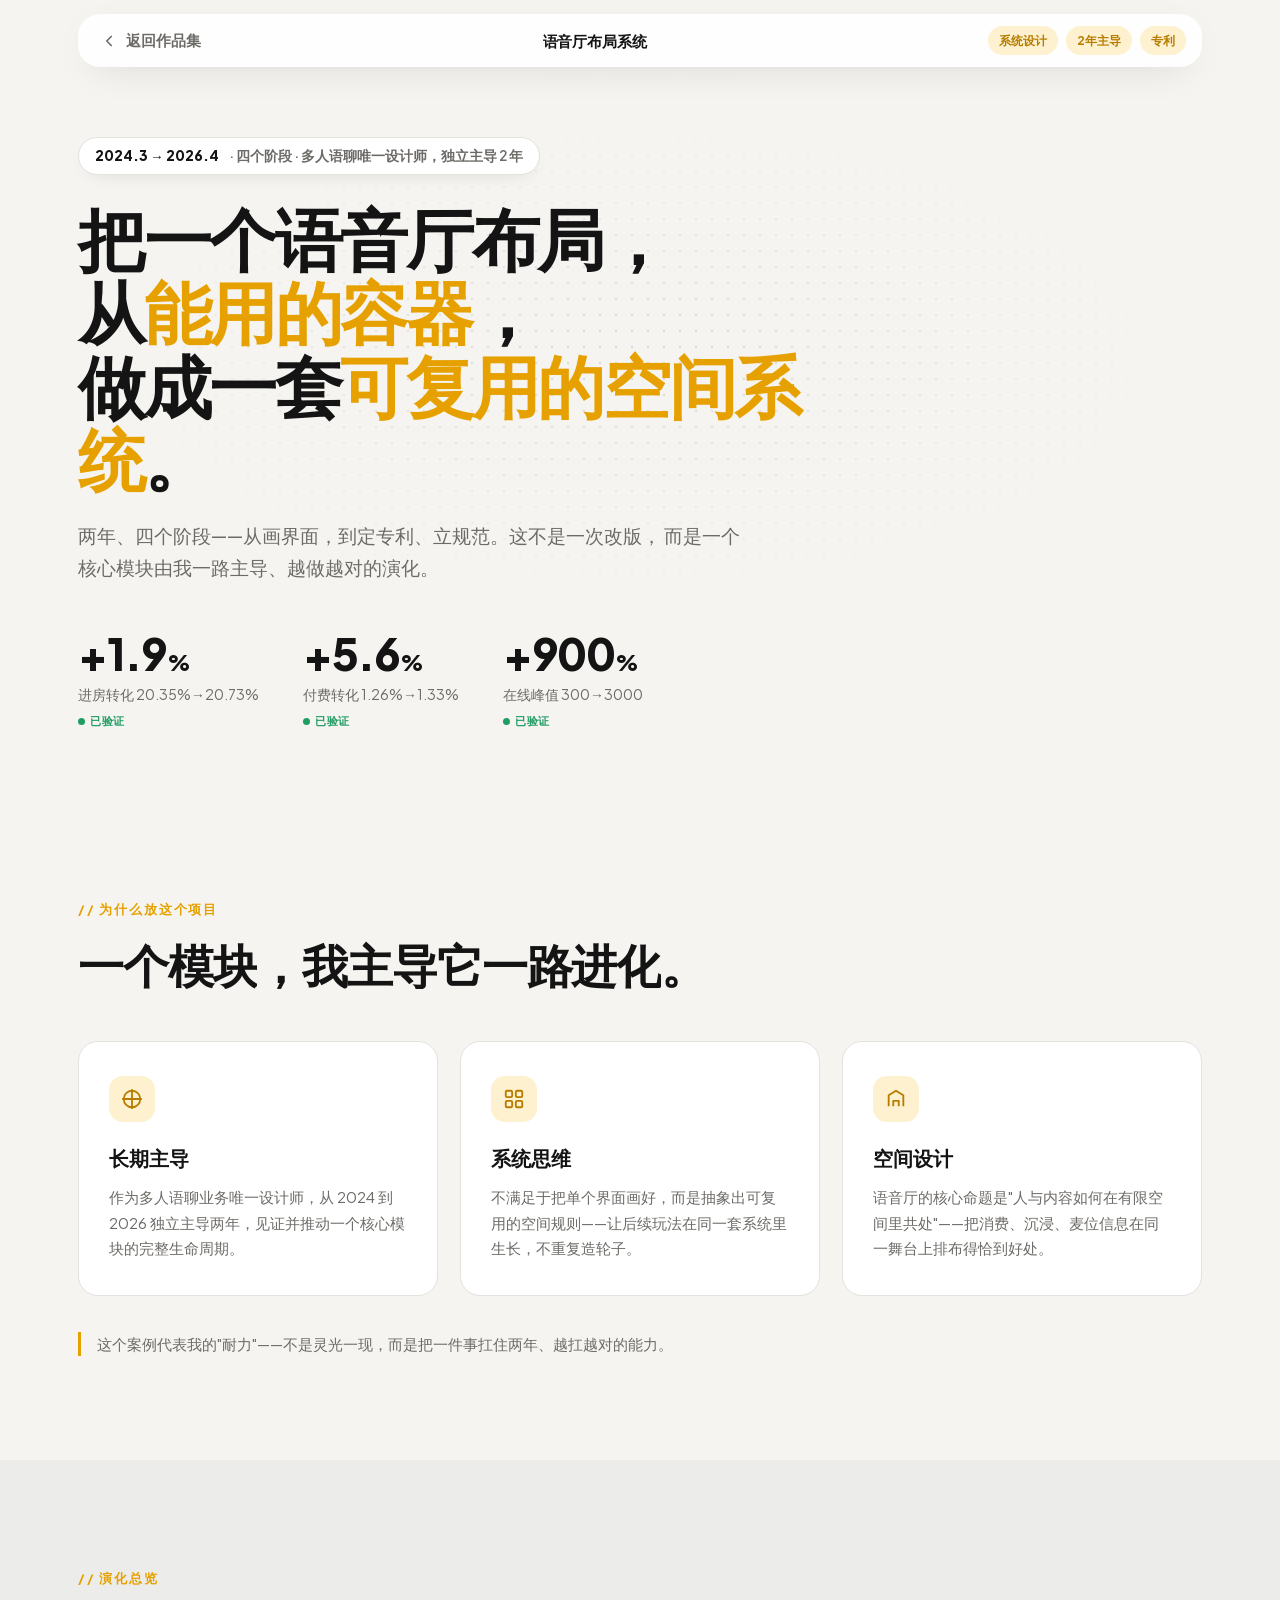
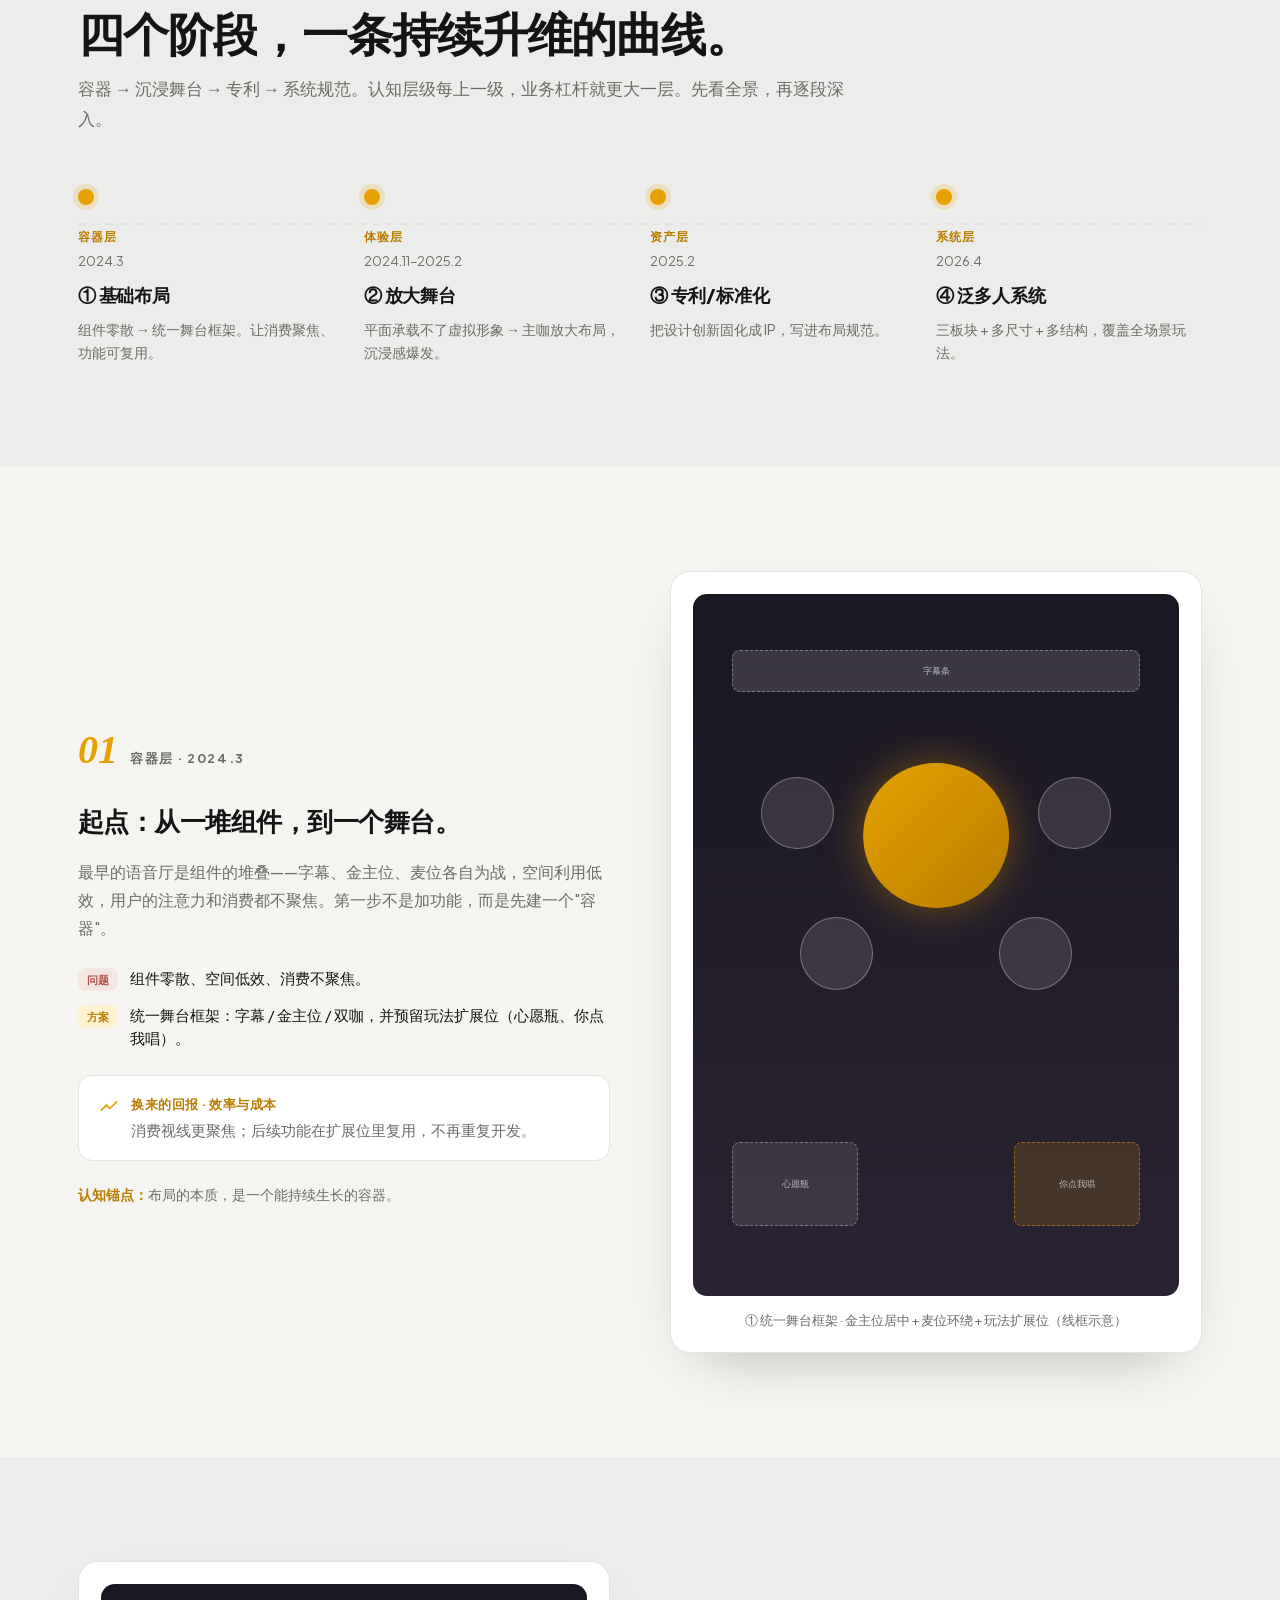
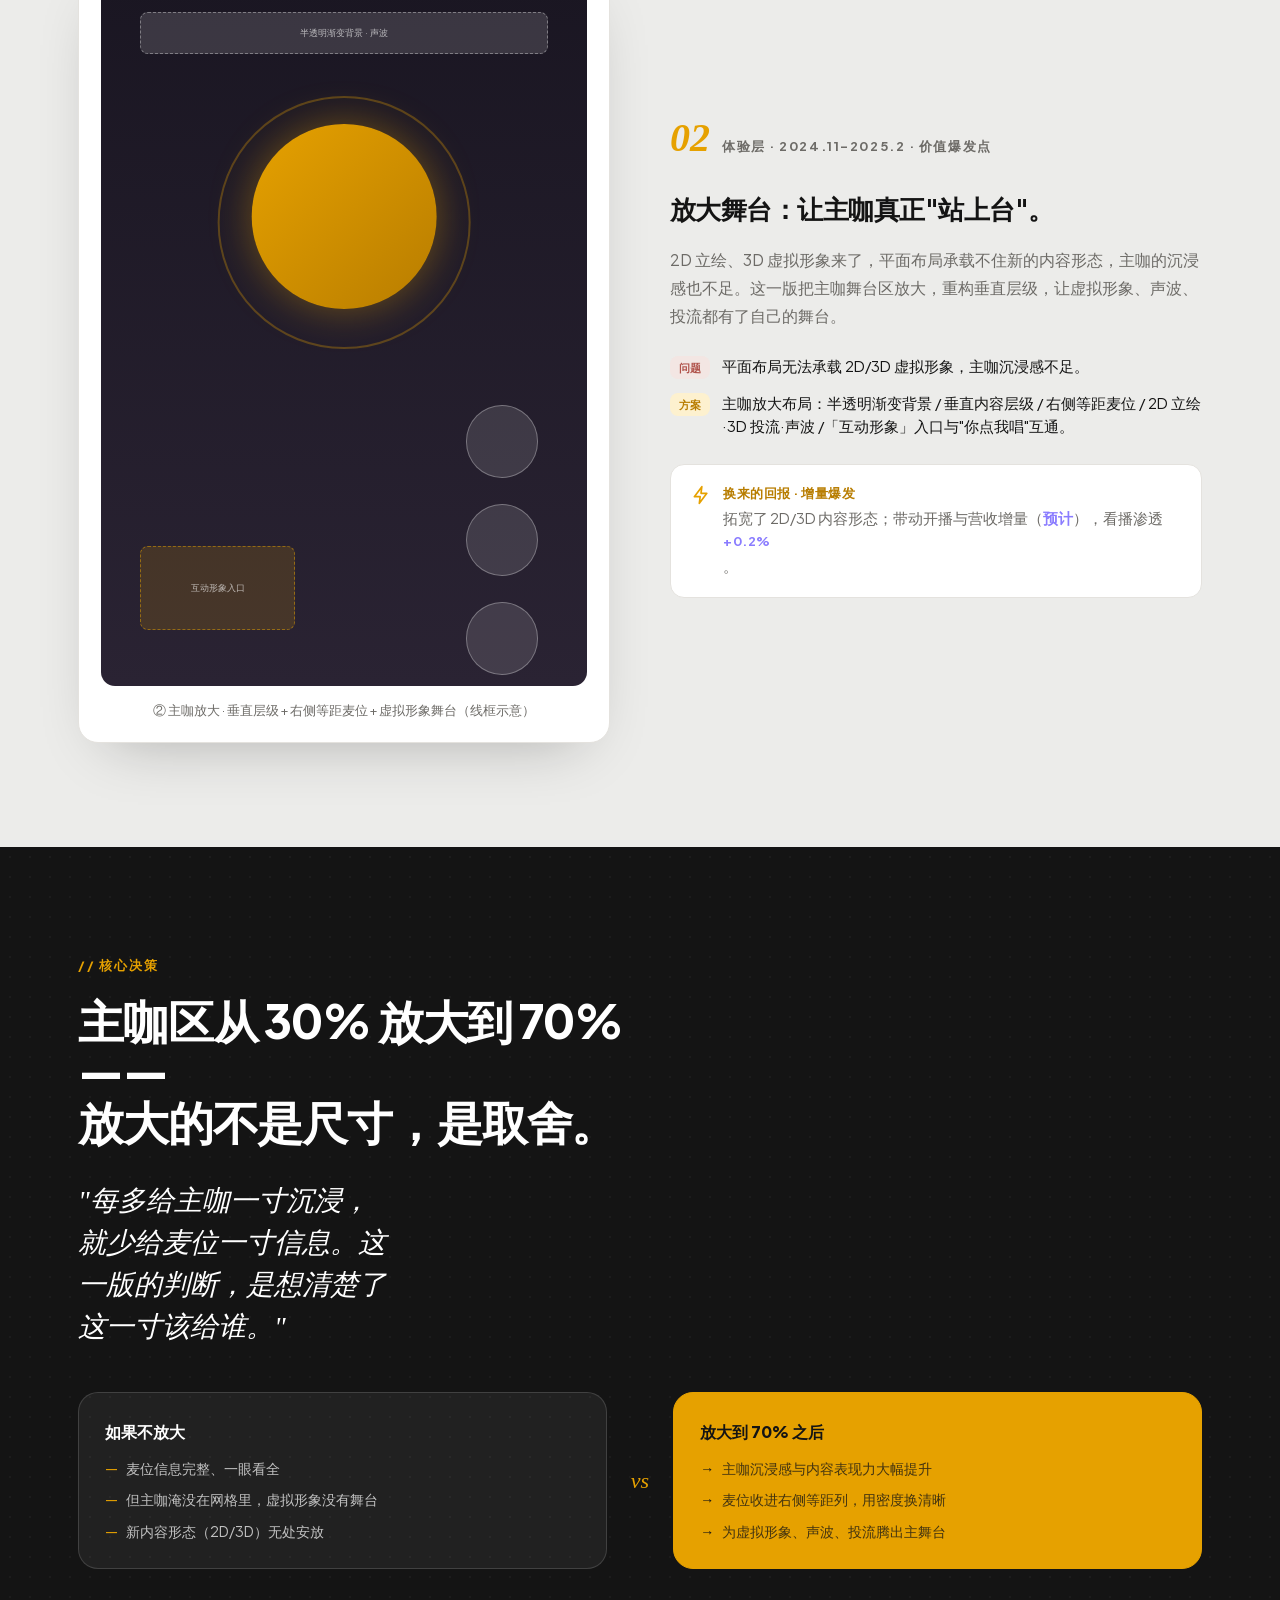
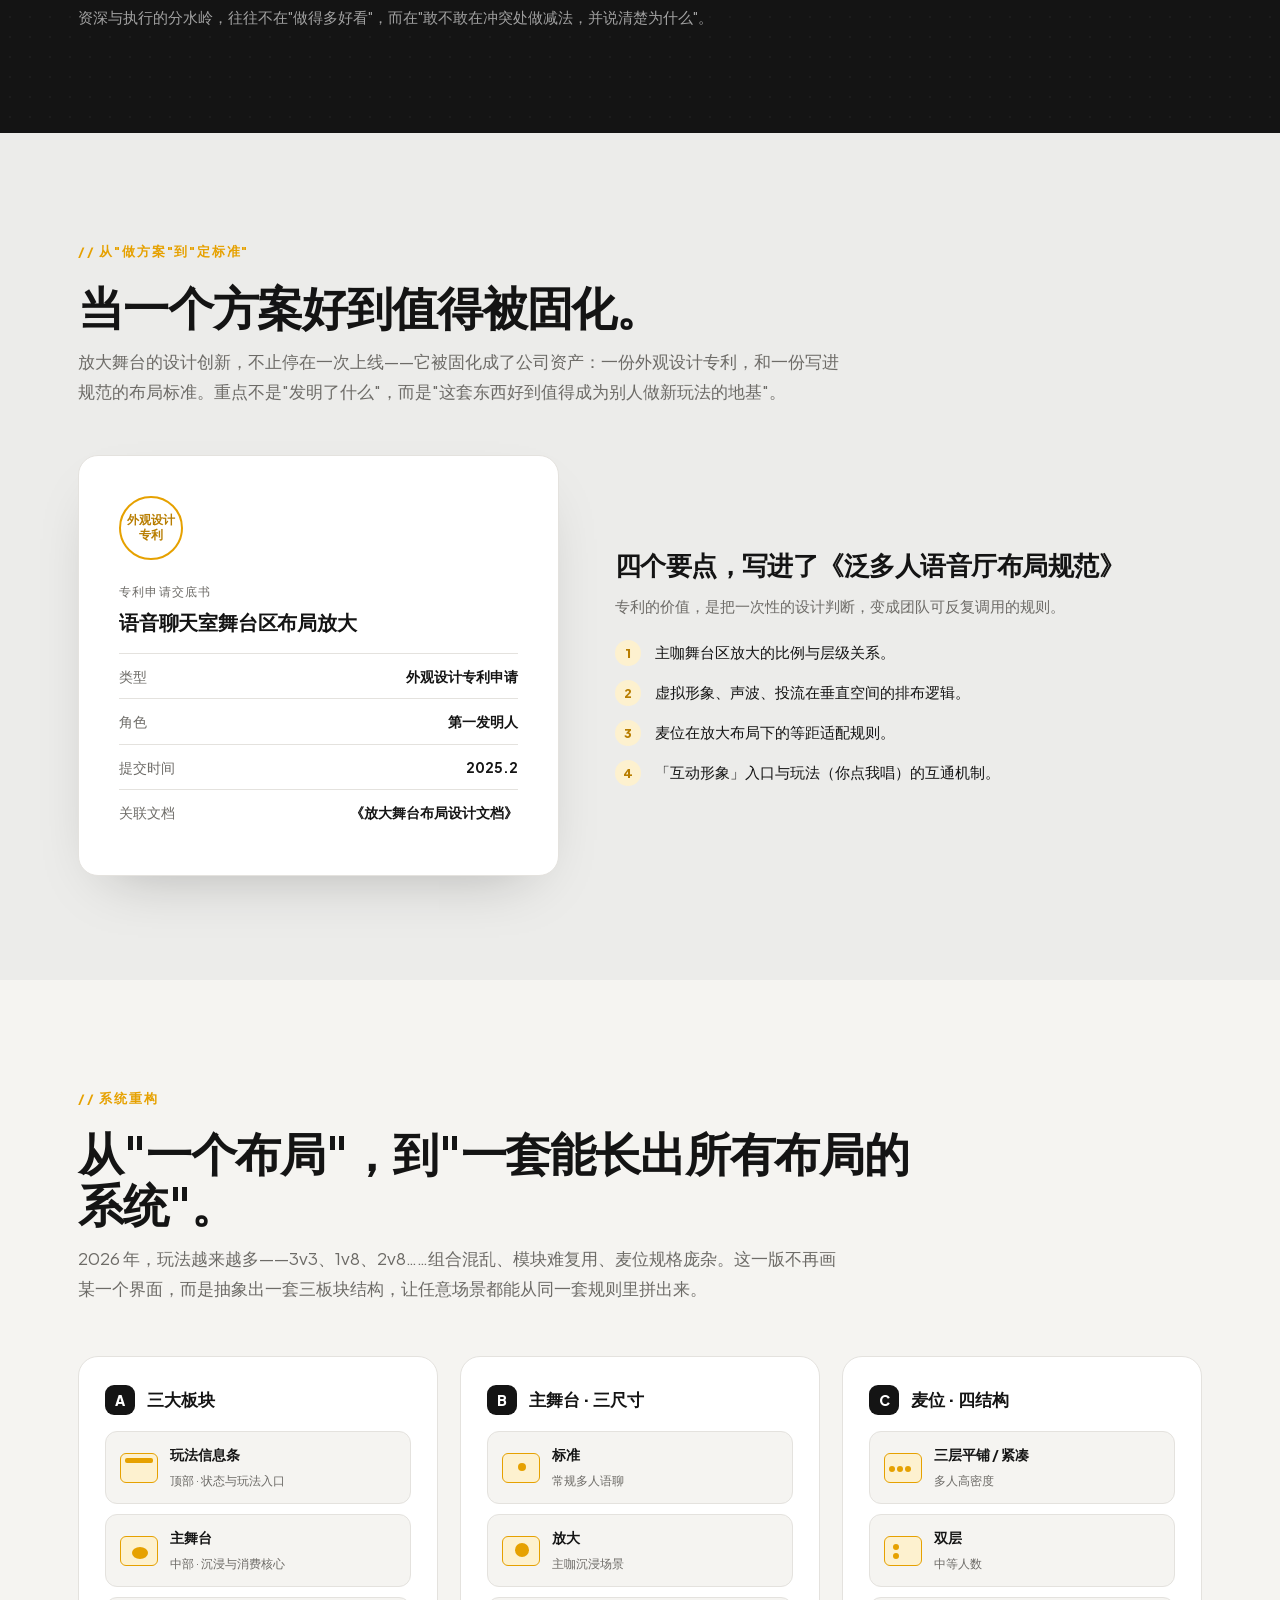
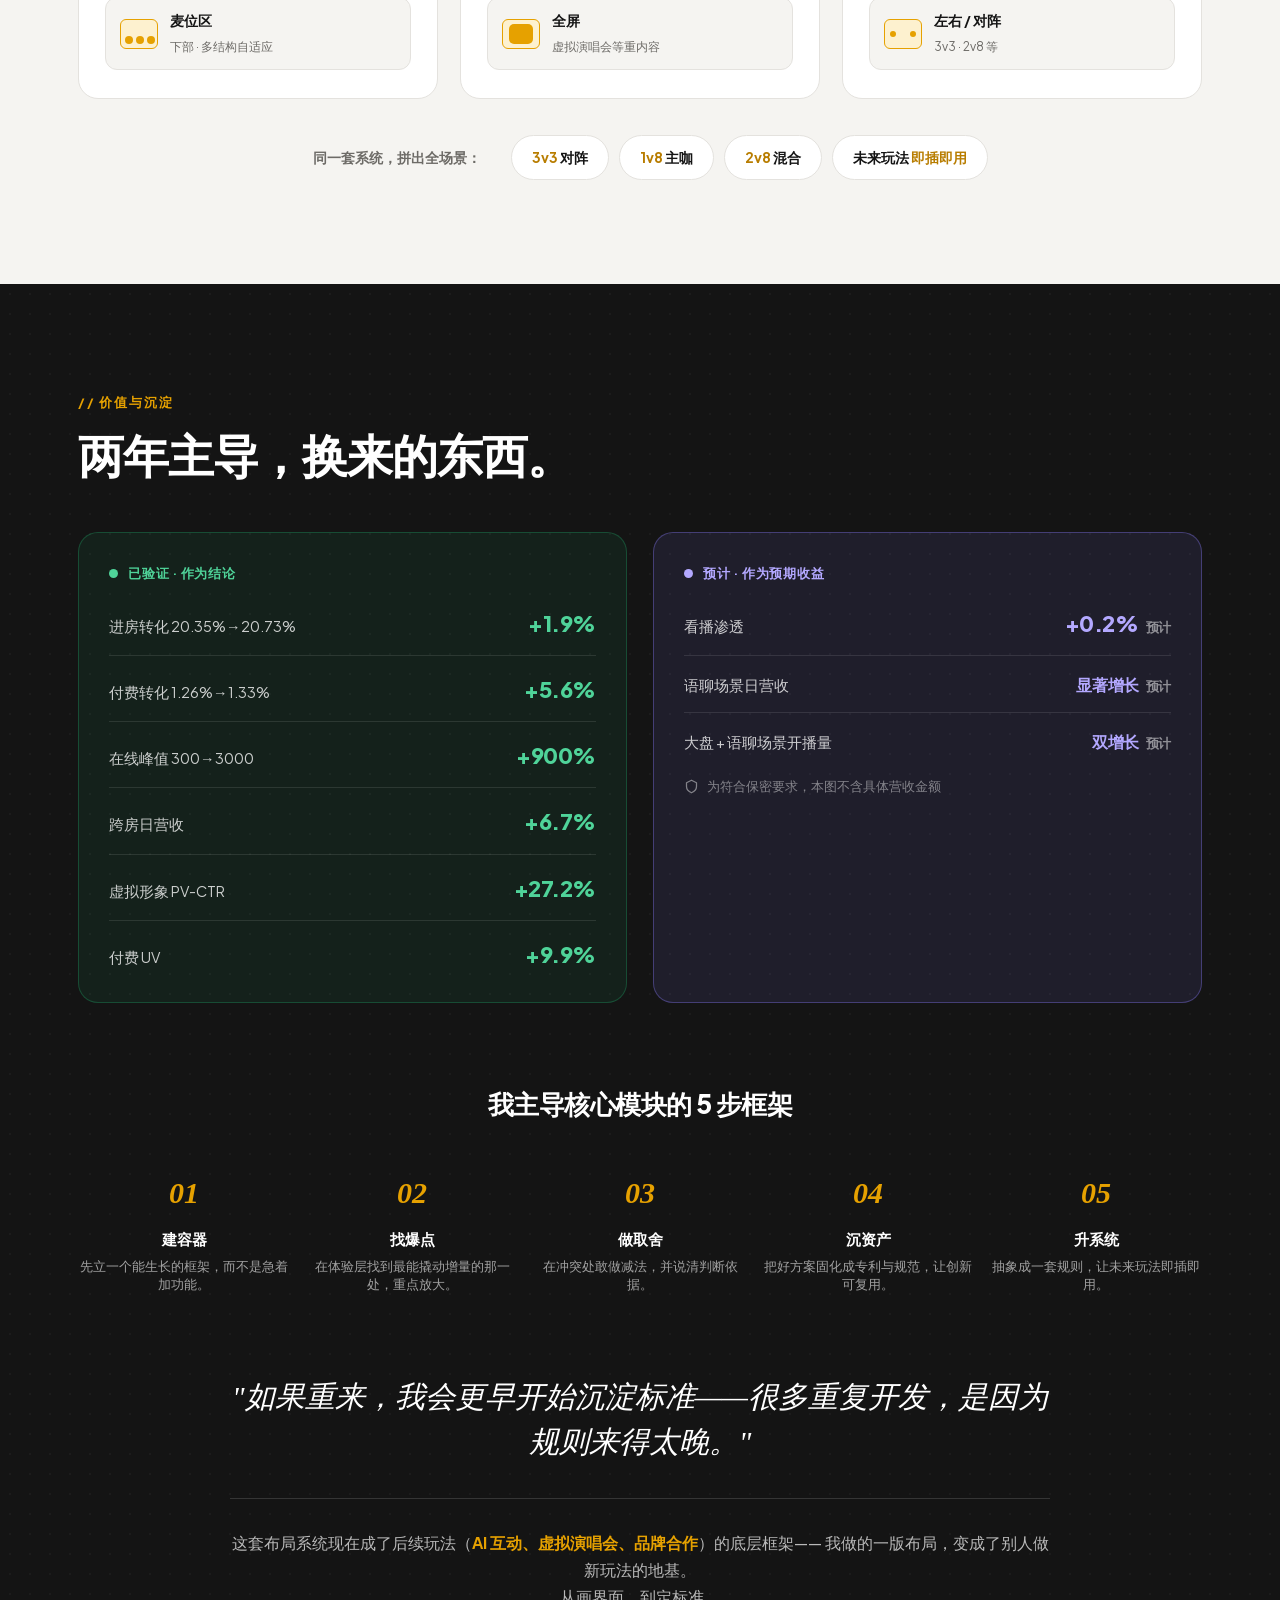
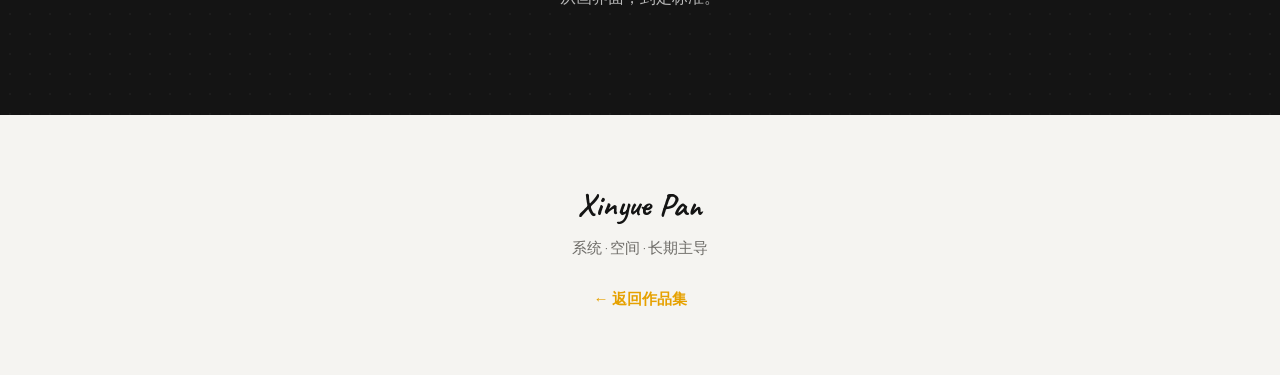
<file: case-voice-layout.html>
<!DOCTYPE html>
<html lang="zh-CN">
<head>
<meta charset="UTF-8">
<meta name="viewport" content="width=device-width, initial-scale=1.0">
<title>语音厅布局系统 — 潘新月 · 案例</title>
<meta name="description" content="2024.3–2026.4，多人语聊唯一设计师独立主导四个阶段：从统一舞台框架，到主咖放大布局、外观设计专利，再到覆盖全场景的泛多人布局系统。">
<link rel="icon" href="assets/img/favicon.svg" type="image/svg+xml">
<meta property="og:type" content="article">
<meta property="og:title" content="语音厅布局系统 — 潘新月 · 案例">
<meta property="og:description" content="两年主导一个核心模块：从能用的容器，到可复用的空间系统标准与专利规范。">
<meta property="og:locale" content="zh_CN">

<!-- 样式：字体 → 变量 → 基础 → 动效 → 本页专属 -->
<link rel="stylesheet" href="assets/css/fonts.css">
<link rel="stylesheet" href="assets/css/tokens.css">
<link rel="stylesheet" href="assets/css/base.css">
<link rel="stylesheet" href="assets/css/motion.css">
<link rel="preload" as="font" type="font/woff2" href="assets/fonts/plus-jakarta-sans-var.woff2" crossorigin>
<style>
  /* ============================================================
     案例 · 语音厅布局系统（耐力/稳 · 系统思维）
     骨架偏系统化：时间轴 / 精确网格 / 克制
     ⚠ 全站无绝对营收数值（脱敏红线）；已验证 vs 预计分区标注
     通用变量与基础排版见 assets/css/tokens.css + base.css
     ============================================================ */
  h2{font-size:clamp(28px,4.2vw,46px);line-height:1.1}
  .lead{max-width:64ch}
  .stage-num{font-family:var(--serif);font-style:italic;color:var(--gold);font-weight:700}

  /* ---------- 进度导航 ---------- */
  header{position:sticky;top:0;z-index:100;padding:14px 0 0}
  .nav{
    background:rgba(255,255,255,.88);backdrop-filter:blur(14px);
    border-radius:22px;box-shadow:0 10px 40px -18px rgba(0,0,0,.22);
    display:flex;align-items:center;justify-content:space-between;
    padding:12px 16px 12px 22px;
  }
  .nav .back{display:flex;align-items:center;gap:8px;font-weight:600;font-size:14.5px;color:var(--muted);transition:color .2s}
  .nav .back:hover{color:var(--ink)}
  .nav .title{font-weight:800;font-size:15px;letter-spacing:-.01em}
  .nav .chips{display:flex;gap:8px}
  .nav .chip{font-size:12px;font-weight:700;color:var(--gold-deep);background:var(--gold-soft);padding:5px 11px;border-radius:20px}
  @media(max-width:760px){.nav .chips{display:none}}

  /* ---------- ① Hero ---------- */
  .hero{padding:70px 0 60px;position:relative}
  .hero::before{
    content:"";position:absolute;inset:0;z-index:0;
    background-image:var(--dots);background-size:16px 16px;
    -webkit-mask-image:radial-gradient(ellipse 70% 55% at 50% 40%,#000,transparent 72%);
            mask-image:radial-gradient(ellipse 70% 55% at 50% 40%,#000,transparent 72%);
    opacity:.7;
  }
  .hero .wrap{position:relative;z-index:1}
  .hero .span-tag{
    display:inline-flex;align-items:center;gap:10px;font-size:13.5px;font-weight:600;color:var(--muted);
    background:var(--card);border:1px solid var(--line);padding:7px 16px;border-radius:100px;
    box-shadow:0 6px 20px -12px rgba(0,0,0,.2);margin-bottom:26px;
  }
  .hero .span-tag b{color:var(--ink);font-weight:800}
  .hero h1{
    font-size:clamp(34px,5.8vw,68px);line-height:1.08;letter-spacing:-.035em;font-weight:800;max-width:16ch;
  }
  .hero h1 .g{color:var(--gold)}
  .hero .sub{margin-top:24px;font-size:19px;color:var(--muted);max-width:52ch;line-height:1.7}
  .hero .metrics{display:flex;gap:44px;margin-top:48px;flex-wrap:wrap}
  .hero .metrics .m b{display:block;font-size:clamp(30px,4vw,44px);font-weight:800;letter-spacing:-.03em;line-height:1}
  .hero .metrics .m span{display:block;font-size:14px;color:var(--muted);margin-top:8px}
  .hero .metrics .m .vf{color:var(--verified);font-size:11px;font-weight:700;letter-spacing:.05em;margin-top:6px;display:inline-flex;align-items:center;gap:5px}
  .vf-dot{width:7px;height:7px;border-radius:50%;background:var(--verified);display:inline-block}

  /* ---------- ② 为什么放这个项目 ---------- */
  .why-grid{display:grid;grid-template-columns:repeat(3,1fr);gap:22px;margin-top:52px}
  .why-card{background:var(--card);border:1px solid var(--line);border-radius:var(--radius);padding:34px 30px;transition:transform .35s var(--ease),box-shadow .35s var(--ease)}
  .why-card:hover{transform:translateY(-5px);box-shadow:0 22px 46px -26px rgba(0,0,0,.24)}
  .why-card .ic{width:46px;height:46px;border-radius:14px;background:var(--gold-soft);color:var(--gold-deep);display:flex;align-items:center;justify-content:center;margin-bottom:20px}
  .why-card h4{font-size:20px;font-weight:800;margin-bottom:10px}
  .why-card p{color:var(--muted);font-size:15px;line-height:1.7}
  .why-note{margin-top:36px;font-size:15px;color:var(--muted);padding-left:16px;border-left:3px solid var(--gold)}
  @media(max-width:760px){.why-grid{grid-template-columns:1fr}}

  /* ---------- ③ 演化总览 时间轴 ---------- */
  .overview{background:var(--panel)}
  .timeline{margin-top:56px;position:relative}
  .timeline::before{content:"";position:absolute;top:34px;left:0;right:0;height:2px;background:repeating-linear-gradient(90deg,var(--line) 0 8px,transparent 8px 14px)}
  .tl-row{display:grid;grid-template-columns:repeat(4,1fr);gap:20px}
  .tl-step{position:relative;padding-top:0}
  .tl-step .node{width:16px;height:16px;border-radius:50%;background:var(--card);border:3px solid var(--gold);position:relative;z-index:2;margin-bottom:22px}
  .tl-step .lvl{font-size:12px;font-weight:700;letter-spacing:.08em;text-transform:uppercase;color:var(--gold-deep)}
  .tl-step .when{font-size:13px;color:var(--muted);margin:4px 0 10px}
  .tl-step .name{font-size:18px;font-weight:800;letter-spacing:-.01em;margin-bottom:8px}
  .tl-step .desc{font-size:14px;color:var(--muted);line-height:1.6}
  .tl-step .arrow{display:none}
  @media(max-width:860px){
    .tl-row{grid-template-columns:1fr;gap:0}
    .timeline::before{top:0;left:7px;right:auto;width:2px;height:100%;background:repeating-linear-gradient(180deg,var(--line) 0 8px,transparent 8px 14px)}
    .tl-step{padding-left:34px;padding-bottom:34px}
    .tl-step .node{position:absolute;left:0;top:2px;margin:0}
  }

  /* ---------- 通用 阶段块 ---------- */
  .stage{display:grid;grid-template-columns:1fr 1fr;gap:60px;align-items:center}
  .stage.rev .s-text{order:2}
  .s-text .stage-label{display:flex;align-items:baseline;gap:12px;margin-bottom:18px}
  .s-text .stage-label .n{font-size:40px}
  .s-text .stage-label .t{font-size:13px;font-weight:700;letter-spacing:.12em;text-transform:uppercase;color:var(--muted)}
  .s-text h3{margin-bottom:16px}
  .s-text .desc{color:var(--muted);font-size:16px;line-height:1.75;margin-bottom:24px}
  .prob-sol{display:flex;flex-direction:column;gap:12px;margin-bottom:26px}
  .ps-item{display:flex;gap:12px;align-items:flex-start;font-size:15px;line-height:1.55}
  .ps-item .tag{flex-shrink:0;font-size:11px;font-weight:700;padding:3px 9px;border-radius:8px;margin-top:2px}
  .ps-item .tag.p{background:#f3e6e3;color:#b0524a}
  .ps-item .tag.s{background:var(--gold-soft);color:var(--gold-deep)}
  .payoff{background:var(--card);border:1px solid var(--line);border-radius:var(--radius-s);padding:18px 20px;display:flex;gap:12px;align-items:flex-start}
  .payoff .ic{flex-shrink:0;color:var(--gold);margin-top:2px}
  .payoff .txt b{font-size:13px;letter-spacing:.04em;text-transform:uppercase;color:var(--gold-deep);display:block;margin-bottom:4px}
  .payoff .txt p{font-size:14.5px;color:var(--muted);line-height:1.6}
  @media(max-width:860px){.stage{grid-template-columns:1fr;gap:36px}.stage.rev .s-text{order:0}}

  /* ---------- 视觉占位（线框示意，不用真图也能读懂布局逻辑）---------- */
  .mock{background:var(--card);border:1px solid var(--line);border-radius:var(--radius);padding:22px;box-shadow:0 24px 60px -30px rgba(0,0,0,.3)}
  .mock .frame{border-radius:var(--radius-s);overflow:hidden;position:relative;aspect-ratio:9/13;background:linear-gradient(180deg,#1a1622,#2a2333)}
  .mock .cap{font-size:12.5px;color:var(--muted);margin-top:14px;text-align:center}
  /* 舞台线框元素 */
  .rm{position:absolute;border-radius:8px}
  .rm.subtitle{top:8%;left:8%;right:8%;height:6%;background:rgba(255,255,255,.14);border:1px dashed rgba(255,255,255,.35)}
  .rm.host{top:20%;left:50%;transform:translateX(-50%);width:38%;aspect-ratio:1;border-radius:50%;background:linear-gradient(135deg,var(--gold),var(--gold-deep));box-shadow:0 0 40px rgba(230,161,0,.4)}
  .rm.wave{top:16%;left:50%;transform:translateX(-50%);width:52%;aspect-ratio:1;border-radius:50%;border:2px solid rgba(230,161,0,.3)}
  .rm.mic{width:15%;aspect-ratio:1;border-radius:50%;background:rgba(255,255,255,.12);border:1px solid rgba(255,255,255,.3)}
  .rm.gift{bottom:10%;left:8%;width:26%;height:12%;background:rgba(255,255,255,.1);border:1px dashed rgba(255,255,255,.3)}
  .rm.slot{bottom:10%;right:8%;width:26%;height:12%;background:rgba(230,161,0,.16);border:1px dashed rgba(230,161,0,.5)}
  .rm.lbl{color:rgba(255,255,255,.65);font-size:9px;display:flex;align-items:center;justify-content:center;text-align:center;padding:2px}

  /* ---------- ⑥ 核心决策 30→70 ----------
     深色底 + 点阵纹理由 base.css 的 .on-dark 提供 */
  .decision h2{margin-top:18px;max-width:18ch}
  .decision .quote{font-family:var(--serif);font-style:italic;font-size:clamp(20px,2.6vw,28px);line-height:1.5;color:#fff;max-width:22ch;margin:34px 0}
  .balance{display:grid;grid-template-columns:1fr auto 1fr;gap:24px;align-items:center;margin-top:44px}
  .bal-card{background:rgba(255,255,255,.06);border:1px solid rgba(255,255,255,.14);border-radius:var(--radius);padding:26px}
  .bal-card h4{font-size:16px;font-weight:800;margin-bottom:12px;color:#fff}
  .bal-card ul{list-style:none;display:flex;flex-direction:column;gap:9px}
  .bal-card li{font-size:14px;color:rgba(255,255,255,.72);display:flex;gap:8px}
  .bal-card li::before{content:"—";color:var(--gold)}
  .bal-vs{font-family:var(--serif);font-style:italic;font-size:22px;color:var(--gold)}
  .bal-out{background:var(--gold);border-color:var(--gold)}
  .bal-out h4,.bal-out li{color:var(--ink)}
  .bal-out li{color:rgba(20,20,20,.78)}
  .bal-out li::before{content:"→";color:var(--ink)}
  @media(max-width:760px){.balance{grid-template-columns:1fr}.bal-vs{text-align:center}}

  /* ---------- ⑦ 专利 ---------- */
  .patent{background:var(--panel)}
  .patent-grid{display:grid;grid-template-columns:.9fr 1.1fr;gap:56px;align-items:center;margin-top:48px}
  .patent-cert{background:var(--card);border:1px solid var(--line);border-radius:var(--radius);padding:40px;position:relative;box-shadow:0 24px 60px -30px rgba(0,0,0,.28)}
  .patent-cert .seal{width:64px;height:64px;border-radius:50%;border:2px solid var(--gold);color:var(--gold-deep);display:flex;align-items:center;justify-content:center;font-weight:800;font-size:12px;text-align:center;line-height:1.2;margin-bottom:22px;letter-spacing:.02em}
  .patent-cert .doc-t{font-size:12px;letter-spacing:.1em;text-transform:uppercase;color:var(--muted);margin-bottom:8px}
  .patent-cert .doc-n{font-size:20px;font-weight:800;letter-spacing:-.01em;line-height:1.3;margin-bottom:18px}
  .patent-cert .row{display:flex;justify-content:space-between;padding:11px 0;border-top:1px solid var(--line);font-size:14px}
  .patent-cert .row span{color:var(--muted)}
  .patent-cert .row b{font-weight:700}
  .patent-points{list-style:none;display:flex;flex-direction:column;gap:14px;margin-top:22px}
  .patent-points li{display:flex;gap:14px;font-size:15px;line-height:1.6}
  .patent-points .num{flex-shrink:0;width:26px;height:26px;border-radius:50%;background:var(--gold-soft);color:var(--gold-deep);font-weight:800;font-size:13px;display:flex;align-items:center;justify-content:center}
  @media(max-width:860px){.patent-grid{grid-template-columns:1fr;gap:36px}}

  /* ---------- ⑧ 系统重构 ---------- */
  .system-cols{display:grid;grid-template-columns:repeat(3,1fr);gap:22px;margin-top:52px}
  .sys-card{background:var(--card);border:1px solid var(--line);border-radius:var(--radius);padding:28px 26px}
  .sys-card .hd{display:flex;align-items:center;gap:12px;margin-bottom:16px}
  .sys-card .hd .idx{width:30px;height:30px;border-radius:9px;background:var(--ink);color:#fff;font-weight:800;font-size:14px;display:flex;align-items:center;justify-content:center}
  .sys-card .hd h4{font-size:17px;font-weight:800}
  .sys-card .variants{display:flex;flex-direction:column;gap:10px}
  .variant{display:flex;align-items:center;gap:12px;background:var(--bg);border:1px solid var(--line);border-radius:12px;padding:12px 14px}
  .variant .box{flex-shrink:0;width:38px;height:30px;border-radius:6px;border:1.5px solid var(--gold);position:relative;background:var(--gold-soft)}
  .variant .box i{position:absolute;background:var(--gold);border-radius:2px}
  .variant .v-txt b{font-size:13.5px;font-weight:700;display:block}
  .variant .v-txt span{font-size:12px;color:var(--muted)}
  .scenarios{display:flex;gap:10px;flex-wrap:wrap;margin-top:36px;justify-content:center}
  .scenarios .sc{font-size:14px;font-weight:700;background:var(--card);border:1px solid var(--line);padding:10px 20px;border-radius:100px;color:var(--ink)}
  .scenarios .sc b{color:var(--gold-deep)}
  @media(max-width:860px){.system-cols{grid-template-columns:1fr}}

  /* ---------- ⑨ 价值 + 方法论 + 反思 ---------- */
  /* 深色底由 base.css 的 .on-dark 提供 */
  .value .kicker{color:var(--gold)}
  .value h2{color:#fff;margin-top:16px}
  .data-board{display:grid;grid-template-columns:1fr 1fr;gap:26px;margin-top:52px}
  .board{border-radius:var(--radius);padding:30px}
  .board.verified{background:rgba(31,157,99,.1);border:1px solid rgba(31,157,99,.35)}
  .board.projected{background:rgba(138,124,255,.1);border:1px solid rgba(138,124,255,.35)}
  .board .b-hd{display:flex;align-items:center;gap:10px;margin-bottom:22px;font-size:13px;font-weight:700;letter-spacing:.06em;text-transform:uppercase}
  .board.verified .b-hd{color:#4fd399}
  .board.projected .b-hd{color:#b3a8ff}
  .board .b-hd .d{width:9px;height:9px;border-radius:50%}
  .board.verified .b-hd .d{background:#4fd399}
  .board.projected .b-hd .d{background:#b3a8ff}
  .data-list{display:flex;flex-direction:column;gap:16px}
  .di{display:flex;justify-content:space-between;align-items:baseline;gap:14px;padding-bottom:14px;border-bottom:1px solid rgba(255,255,255,.1)}
  .di:last-child{border-bottom:none;padding-bottom:0}
  .di .k{font-size:14.5px;color:rgba(255,255,255,.78)}
  .di .v{font-size:22px;font-weight:800;letter-spacing:-.02em;white-space:nowrap}
  .board.verified .v{color:#4fd399}
  .board.projected .v{color:#b3a8ff}
  .di .v small{font-size:13px;font-weight:600;color:rgba(255,255,255,.5);margin-left:4px}
  .compliance{margin-top:22px;font-size:12.5px;color:rgba(255,255,255,.45);display:flex;align-items:center;gap:8px}

  .method{margin-top:80px}
  .method h3{color:#fff;text-align:center;margin-bottom:44px}
  .steps{display:grid;grid-template-columns:repeat(5,1fr);gap:16px}
  .step{text-align:center}
  .step .sn{font-family:var(--serif);font-style:italic;font-size:30px;color:var(--gold);font-weight:700}
  .step .st{font-size:15px;font-weight:800;margin:10px 0 6px}
  .step .sd{font-size:12.5px;color:rgba(255,255,255,.6);line-height:1.5}
  @media(max-width:860px){.data-board{grid-template-columns:1fr}.steps{grid-template-columns:1fr 1fr;gap:26px}}

  .reflect{margin-top:80px;text-align:center;max-width:820px;margin-left:auto;margin-right:auto}
  .reflect .q{font-family:var(--serif);font-style:italic;font-size:clamp(20px,2.8vw,30px);line-height:1.5;color:#fff}
  .reflect .ecosystem{margin-top:34px;font-size:16px;color:rgba(255,255,255,.7);line-height:1.7;padding-top:30px;border-top:1px solid rgba(255,255,255,.14)}
  .reflect .ecosystem b{color:var(--gold)}

  /* ---------- Footer ---------- */
  footer{text-align:center;padding:64px 0}
  .foot-name{font-family:var(--font-hand);font-size:32px;font-weight:700}
  .foot-tag{color:var(--muted);font-size:14.5px;margin-top:6px}
  .foot-back{margin-top:26px}
  .foot-back a{color:var(--gold);font-weight:700;font-size:15px;display:inline-flex;align-items:center;gap:8px}

  /* ---------- 时间轴：滚动依次点亮 ---------- */
  .tl-step .node{transition:background .5s var(--ease),box-shadow .5s var(--ease),transform .5s var(--ease)}
  .js .stagger.in .tl-step .node{background:var(--gold);box-shadow:0 0 0 5px rgba(230,161,0,.18)}
  /* 时间轴那条虚线随进场从左往右画出来 */
  .timeline::before{transform:scaleX(0);transform-origin:0 50%;transition:transform 1.1s var(--ease) .2s}
  .js .timeline.in::before{transform:scaleX(1)}
  @media(max-width:860px){
    .timeline::before{transform:scaleY(0);transform-origin:50% 0}
    .js .timeline.in::before{transform:scaleY(1)}
  }
  @media(prefers-reduced-motion:reduce){
    .timeline::before{transform:none!important;transition:none!important}
  }
</style>
</head>
<body>

<!-- ============ 进度导航 ============ -->
<header>
  <div class="wrap">
    <nav class="nav">
      <a href="index.html" class="back">
        <svg width="18" height="18" viewBox="0 0 24 24" fill="none"><path d="M15 6l-6 6 6 6" stroke="currentColor" stroke-width="2.2" stroke-linecap="round" stroke-linejoin="round"/></svg>
        返回作品集
      </a>
      <div class="title">语音厅布局系统</div>
      <div class="chips">
        <span class="chip">系统设计</span>
        <span class="chip">2年主导</span>
        <span class="chip">专利</span>
      </div>
    </nav>
  </div>
</header>

<!-- ============ ① Hero ============ -->
<section class="hero">
  <div class="wrap">
    <div class="span-tag" data-reveal>
      <b>2024.3 → 2026.4</b> · 四个阶段 · 多人语聊唯一设计师，独立主导 2 年
    </div>
    <h1 data-reveal>
      把一个语音厅布局，<br>从<span class="g">能用的容器</span>，<br>做成一套<span class="g">可复用的空间系统</span>。
    </h1>
    <p class="sub" data-reveal>
      两年、四个阶段——从画界面，到定专利、立规范。这不是一次改版，
      而是一个核心模块由我一路主导、越做越对的演化。
    </p>
    <div class="metrics" data-stagger="140">
      <div class="m">
        <b>+1.9<small style="font-size:.5em">%</small></b>
        <span>进房转化 20.35%→20.73%</span>
        <span class="vf"><i class="vf-dot"></i>已验证</span>
      </div>
      <div class="m">
        <b>+5.6<small style="font-size:.5em">%</small></b>
        <span>付费转化 1.26%→1.33%</span>
        <span class="vf"><i class="vf-dot"></i>已验证</span>
      </div>
      <div class="m">
        <b>+900<small style="font-size:.5em">%</small></b>
        <span>在线峰值 300→3000</span>
        <span class="vf"><i class="vf-dot"></i>已验证</span>
      </div>
    </div>
  </div>
</section>

<!-- ============ ② 为什么放这个项目 ============ -->
<section>
  <div class="wrap">
    <span class="kicker" data-reveal>为什么放这个项目</span>
    <h2 data-words style="margin-top:18px;max-width:20ch">一个模块，我主导它一路进化。</h2>
    <div class="why-grid" data-stagger="110">
      <div class="why-card">
        <div class="ic"><svg width="22" height="22" viewBox="0 0 24 24" fill="none"><path d="M12 2v20M2 12h20" stroke="currentColor" stroke-width="2" stroke-linecap="round"/><circle cx="12" cy="12" r="9" stroke="currentColor" stroke-width="2"/></svg></div>
        <h4>长期主导</h4>
        <p>作为多人语聊业务唯一设计师，从 2024 到 2026 独立主导两年，见证并推动一个核心模块的完整生命周期。</p>
      </div>
      <div class="why-card">
        <div class="ic"><svg width="22" height="22" viewBox="0 0 24 24" fill="none"><rect x="3" y="3" width="7" height="7" rx="1.5" stroke="currentColor" stroke-width="2"/><rect x="14" y="3" width="7" height="7" rx="1.5" stroke="currentColor" stroke-width="2"/><rect x="3" y="14" width="7" height="7" rx="1.5" stroke="currentColor" stroke-width="2"/><rect x="14" y="14" width="7" height="7" rx="1.5" stroke="currentColor" stroke-width="2"/></svg></div>
        <h4>系统思维</h4>
        <p>不满足于把单个界面画好，而是抽象出可复用的空间规则——让后续玩法在同一套系统里生长，不重复造轮子。</p>
      </div>
      <div class="why-card">
        <div class="ic"><svg width="22" height="22" viewBox="0 0 24 24" fill="none"><path d="M4 20V8l8-5 8 5v12" stroke="currentColor" stroke-width="2" stroke-linejoin="round"/><path d="M9 20v-6h6v6" stroke="currentColor" stroke-width="2" stroke-linejoin="round"/></svg></div>
        <h4>空间设计</h4>
        <p>语音厅的核心命题是"人与内容如何在有限空间里共处"——把消费、沉浸、麦位信息在同一舞台上排布得恰到好处。</p>
      </div>
    </div>
    <p class="why-note" data-reveal>
      这个案例代表我的"耐力"——不是灵光一现，而是把一件事扛住两年、越扛越对的能力。
    </p>
  </div>
</section>

<!-- ============ ③ 演化总览 ============ -->
<section class="overview">
  <div class="wrap">
    <span class="kicker" data-reveal>演化总览</span>
    <h2 data-words style="margin-top:18px;max-width:24ch">四个阶段，一条持续升维的曲线。</h2>
    <p class="lead" data-reveal style="margin-top:16px">容器 → 沉浸舞台 → 专利 → 系统规范。认知层级每上一级，业务杠杆就更大一层。先看全景，再逐段深入。</p>
    <div class="timeline" data-reveal data-stagger="120">
      <div class="tl-row">
        <div class="tl-step">
          <div class="node"></div>
          <div class="lvl">容器层</div>
          <div class="when">2024.3</div>
          <div class="name">① 基础布局</div>
          <div class="desc">组件零散 → 统一舞台框架。让消费聚焦、功能可复用。</div>
        </div>
        <div class="tl-step">
          <div class="node"></div>
          <div class="lvl">体验层</div>
          <div class="when">2024.11–2025.2</div>
          <div class="name">② 放大舞台</div>
          <div class="desc">平面承载不了虚拟形象 → 主咖放大布局，沉浸感爆发。</div>
        </div>
        <div class="tl-step">
          <div class="node"></div>
          <div class="lvl">资产层</div>
          <div class="when">2025.2</div>
          <div class="name">③ 专利/标准化</div>
          <div class="desc">把设计创新固化成 IP，写进布局规范。</div>
        </div>
        <div class="tl-step">
          <div class="node"></div>
          <div class="lvl">系统层</div>
          <div class="when">2026.4</div>
          <div class="name">④ 泛多人系统</div>
          <div class="desc">三板块 + 多尺寸 + 多结构，覆盖全场景玩法。</div>
        </div>
      </div>
    </div>
  </div>
</section>

<!-- ============ ④ 阶段一 ============ -->
<section>
  <div class="wrap stage" data-reveal>
    <div class="s-text">
      <div class="stage-label"><span class="n stage-num">01</span><span class="t">容器层 · 2024.3</span></div>
      <h3>起点：从一堆组件，到一个舞台。</h3>
      <p class="desc">最早的语音厅是组件的堆叠——字幕、金主位、麦位各自为战，空间利用低效，用户的注意力和消费都不聚焦。第一步不是加功能，而是先建一个"容器"。</p>
      <div class="prob-sol">
        <div class="ps-item"><span class="tag p">问题</span><span>组件零散、空间低效、消费不聚焦。</span></div>
        <div class="ps-item"><span class="tag s">方案</span><span>统一舞台框架：字幕 / 金主位 / 双咖，并预留玩法扩展位（心愿瓶、你点我唱）。</span></div>
      </div>
      <div class="payoff">
        <span class="ic"><svg width="20" height="20" viewBox="0 0 24 24" fill="none"><path d="M3 17l6-6 4 4 8-8" stroke="currentColor" stroke-width="2" stroke-linecap="round" stroke-linejoin="round"/></svg></span>
        <span class="txt"><b>换来的回报 · 效率与成本</b><p>消费视线更聚焦；后续功能在扩展位里复用，不再重复开发。</p></span>
      </div>
      <p style="margin-top:22px;font-size:14px;color:var(--muted)"><b style="color:var(--gold-deep)">认知锚点：</b>布局的本质，是一个能持续生长的容器。</p>
    </div>
    <div class="mock">
      <div class="frame">
        <div class="rm subtitle lbl">字幕条</div>
        <div class="rm host" style="width:30%;top:24%"></div>
        <div class="rm mic" style="top:26%;left:14%"></div>
        <div class="rm mic" style="top:26%;right:14%"></div>
        <div class="rm mic" style="top:46%;left:22%"></div>
        <div class="rm mic" style="top:46%;right:22%"></div>
        <div class="rm gift lbl">心愿瓶</div>
        <div class="rm slot lbl">你点我唱</div>
      </div>
      <div class="cap">① 统一舞台框架 · 金主位居中 + 麦位环绕 + 玩法扩展位（线框示意）</div>
    </div>
  </div>
</section>

<!-- ============ ⑤ 阶段二 放大舞台（视觉高潮）============ -->
<section style="background:var(--panel)">
  <div class="wrap stage rev" data-reveal>
    <div class="s-text">
      <div class="stage-label"><span class="n stage-num">02</span><span class="t">体验层 · 2024.11–2025.2 · 价值爆发点</span></div>
      <h3>放大舞台：让主咖真正"站上台"。</h3>
      <p class="desc">2D 立绘、3D 虚拟形象来了，平面布局承载不住新的内容形态，主咖的沉浸感也不足。这一版把主咖舞台区放大，重构垂直层级，让虚拟形象、声波、投流都有了自己的舞台。</p>
      <div class="prob-sol">
        <div class="ps-item"><span class="tag p">问题</span><span>平面布局无法承载 2D/3D 虚拟形象，主咖沉浸感不足。</span></div>
        <div class="ps-item"><span class="tag s">方案</span><span>主咖放大布局：半透明渐变背景 / 垂直内容层级 / 右侧等距麦位 / 2D 立绘·3D 投流·声波 /「互动形象」入口与"你点我唱"互通。</span></div>
      </div>
      <div class="payoff">
        <span class="ic"><svg width="20" height="20" viewBox="0 0 24 24" fill="none"><path d="M13 2L4 14h7l-1 8 9-12h-7l1-8z" stroke="currentColor" stroke-width="2" stroke-linejoin="round"/></svg></span>
        <span class="txt"><b>换来的回报 · 增量爆发</b><p>拓宽了 2D/3D 内容形态；带动开播与营收增量（<span style="color:var(--projected);font-weight:700">预计</span>），看播渗透 <b style="color:var(--projected)">+0.2%</b>。</p></span>
      </div>
    </div>
    <div class="mock">
      <div class="frame">
        <div class="rm wave"></div>
        <div class="rm host"></div>
        <div class="rm subtitle lbl" style="top:4%">半透明渐变背景 · 声波</div>
        <div class="rm mic" style="top:60%;right:10%"></div>
        <div class="rm mic" style="top:74%;right:10%"></div>
        <div class="rm mic" style="top:88%;right:10%"></div>
        <div class="rm slot lbl" style="bottom:8%;left:8%;width:32%">互动形象入口</div>
      </div>
      <div class="cap">② 主咖放大 · 垂直层级 + 右侧等距麦位 + 虚拟形象舞台（线框示意）</div>
    </div>
  </div>
</section>

<!-- ============ ⑥ 核心决策 ============ -->
<section class="decision on-dark" data-spotlight data-progress>
  <div class="wrap">
    <span class="kicker" data-reveal>核心决策</span>
    <h2 data-reveal>主咖区从 30% 放大到 70%——<br>放大的不是尺寸，是取舍。</h2>
    <p class="quote" data-reveal>"每多给主咖一寸沉浸，就少给麦位一寸信息。这一版的判断，是想清楚了这一寸该给谁。"</p>
    <div class="balance" data-reveal>
      <div class="bal-card">
        <h4>如果不放大</h4>
        <ul>
          <li>麦位信息完整、一眼看全</li>
          <li>但主咖淹没在网格里，虚拟形象没有舞台</li>
          <li>新内容形态（2D/3D）无处安放</li>
        </ul>
      </div>
      <div class="bal-vs">vs</div>
      <div class="bal-card bal-out">
        <h4>放大到 70% 之后</h4>
        <ul>
          <li>主咖沉浸感与内容表现力大幅提升</li>
          <li>麦位收进右侧等距列，用密度换清晰</li>
          <li>为虚拟形象、声波、投流腾出主舞台</li>
        </ul>
      </div>
    </div>
    <p data-reveal style="margin-top:36px;color:rgba(255,255,255,.6);font-size:15px;max-width:60ch">
      资深与执行的分水岭，往往不在"做得多好看"，而在"敢不敢在冲突处做减法，并说清楚为什么"。
    </p>
  </div>
</section>

<!-- ============ ⑦ 专利 / 标准化 ============ -->
<section class="patent">
  <div class="wrap">
    <span class="kicker" data-reveal>从"做方案"到"定标准"</span>
    <h2 data-reveal style="margin-top:18px;max-width:22ch">当一个方案好到值得被固化。</h2>
    <p class="lead" data-reveal style="margin-top:16px">放大舞台的设计创新，不止停在一次上线——它被固化成了公司资产：一份外观设计专利，和一份写进规范的布局标准。重点不是"发明了什么"，而是"这套东西好到值得成为别人做新玩法的地基"。</p>
    <div class="patent-grid">
      <div class="patent-cert" data-reveal>
        <div class="seal">外观设计<br>专利</div>
        <div class="doc-t">专利申请交底书</div>
        <div class="doc-n">语音聊天室舞台区布局放大</div>
        <div class="row"><span>类型</span><b>外观设计专利申请</b></div>
        <div class="row"><span>角色</span><b>第一发明人</b></div>
        <div class="row"><span>提交时间</span><b>2025.2</b></div>
        <div class="row"><span>关联文档</span><b>《放大舞台布局设计文档》</b></div>
      </div>
      <div data-reveal>
        <h3 style="margin-bottom:8px">四个要点，写进了《泛多人语音厅布局规范》</h3>
        <p style="color:var(--muted);font-size:15px;margin-bottom:8px">专利的价值，是把一次性的设计判断，变成团队可反复调用的规则。</p>
        <ul class="patent-points">
          <li><span class="num">1</span><span>主咖舞台区放大的比例与层级关系。</span></li>
          <li><span class="num">2</span><span>虚拟形象、声波、投流在垂直空间的排布逻辑。</span></li>
          <li><span class="num">3</span><span>麦位在放大布局下的等距适配规则。</span></li>
          <li><span class="num">4</span><span>「互动形象」入口与玩法（你点我唱）的互通机制。</span></li>
        </ul>
      </div>
    </div>
  </div>
</section>

<!-- ============ ⑧ 系统重构（系统思维最强证据）============ -->
<section>
  <div class="wrap">
    <span class="kicker" data-reveal>系统重构</span>
    <h2 data-reveal style="margin-top:18px;max-width:26ch">从"一个布局"，到"一套能长出所有布局的系统"。</h2>
    <p class="lead" data-reveal style="margin-top:16px">2026 年，玩法越来越多——3v3、1v8、2v8……组合混乱、模块难复用、麦位规格庞杂。这一版不再画某一个界面，而是抽象出一套三板块结构，让任意场景都能从同一套规则里拼出来。</p>
    <div class="system-cols" data-stagger="110">
      <div class="sys-card">
        <div class="hd"><span class="idx">A</span><h4>三大板块</h4></div>
        <div class="variants">
          <div class="variant"><span class="box"><i style="top:4px;left:4px;right:4px;height:5px"></i></span><span class="v-txt"><b>玩法信息条</b><span>顶部 · 状态与玩法入口</span></span></div>
          <div class="variant"><span class="box"><i style="top:10px;left:11px;width:16px;height:12px;border-radius:50%"></i></span><span class="v-txt"><b>主舞台</b><span>中部 · 沉浸与消费核心</span></span></div>
          <div class="variant"><span class="box"><i style="bottom:4px;left:4px;width:8px;height:8px;border-radius:50%"></i><i style="bottom:4px;left:15px;width:8px;height:8px;border-radius:50%"></i><i style="bottom:4px;left:26px;width:8px;height:8px;border-radius:50%"></i></span><span class="v-txt"><b>麦位区</b><span>下部 · 多结构自适应</span></span></div>
        </div>
      </div>
      <div class="sys-card">
        <div class="hd"><span class="idx">B</span><h4>主舞台 · 三尺寸</h4></div>
        <div class="variants">
          <div class="variant"><span class="box"><i style="top:9px;left:15px;width:8px;height:8px;border-radius:50%"></i></span><span class="v-txt"><b>标准</b><span>常规多人语聊</span></span></div>
          <div class="variant"><span class="box"><i style="top:6px;left:12px;width:14px;height:14px;border-radius:50%"></i></span><span class="v-txt"><b>放大</b><span>主咖沉浸场景</span></span></div>
          <div class="variant"><span class="box"><i style="top:4px;left:6px;right:6px;bottom:4px;border-radius:5px"></i></span><span class="v-txt"><b>全屏</b><span>虚拟演唱会等重内容</span></span></div>
        </div>
      </div>
      <div class="sys-card">
        <div class="hd"><span class="idx">C</span><h4>麦位 · 四结构</h4></div>
        <div class="variants">
          <div class="variant"><span class="box"><i style="top:12px;left:4px;width:6px;height:6px;border-radius:50%"></i><i style="top:12px;left:12px;width:6px;height:6px;border-radius:50%"></i><i style="top:12px;left:20px;width:6px;height:6px;border-radius:50%"></i></span><span class="v-txt"><b>三层平铺 / 紧凑</b><span>多人高密度</span></span></div>
          <div class="variant"><span class="box"><i style="top:7px;left:8px;width:6px;height:6px;border-radius:50%"></i><i style="top:16px;left:8px;width:6px;height:6px;border-radius:50%"></i></span><span class="v-txt"><b>双层</b><span>中等人数</span></span></div>
          <div class="variant"><span class="box"><i style="top:11px;left:5px;width:6px;height:6px;border-radius:50%"></i><i style="top:11px;right:5px;width:6px;height:6px;border-radius:50%"></i></span><span class="v-txt"><b>左右 / 对阵</b><span>3v3 · 2v8 等</span></span></div>
        </div>
      </div>
    </div>
    <div class="scenarios" data-reveal>
      <span class="sc" style="align-self:center;color:var(--muted);border:none;background:transparent">同一套系统，拼出全场景：</span>
      <span class="sc"><b>3v3</b> 对阵</span>
      <span class="sc"><b>1v8</b> 主咖</span>
      <span class="sc"><b>2v8</b> 混合</span>
      <span class="sc">未来玩法 <b>即插即用</b></span>
    </div>
  </div>
</section>

<!-- ============ ⑨ 价值 + 方法论 + 反思 ============ -->
<section class="value on-dark" data-spotlight>
  <div class="wrap">
    <span class="kicker" data-reveal>价值与沉淀</span>
    <h2 data-reveal>两年主导，换来的东西。</h2>

    <!-- 数据看板：已验证 / 预计 分区 -->
    <div class="data-board">
      <div class="board verified" data-reveal>
        <div class="b-hd"><span class="d"></span>已验证 · 作为结论</div>
        <div class="data-list">
          <div class="di"><span class="k">进房转化 20.35%→20.73%</span><span class="v">+1.9%</span></div>
          <div class="di"><span class="k">付费转化 1.26%→1.33%</span><span class="v">+5.6%</span></div>
          <div class="di"><span class="k">在线峰值 300→3000</span><span class="v">+900%</span></div>
          <div class="di"><span class="k">跨房日营收</span><span class="v">+6.7%</span></div>
          <div class="di"><span class="k">虚拟形象 PV-CTR</span><span class="v">+27.2%</span></div>
          <div class="di"><span class="k">付费 UV</span><span class="v">+9.9%</span></div>
        </div>
      </div>
      <div class="board projected" data-reveal>
        <div class="b-hd"><span class="d"></span>预计 · 作为预期收益</div>
        <div class="data-list">
          <div class="di"><span class="k">看播渗透</span><span class="v">+0.2% <small>预计</small></span></div>
          <div class="di"><span class="k">语聊场景日营收</span><span class="v" style="font-size:16px">显著增长 <small>预计</small></span></div>
          <div class="di"><span class="k">大盘 + 语聊场景开播量</span><span class="v" style="font-size:16px">双增长 <small>预计</small></span></div>
        </div>
        <div class="compliance">
          <svg width="15" height="15" viewBox="0 0 24 24" fill="none"><path d="M12 2l8 4v6c0 5-3.5 8-8 10-4.5-2-8-5-8-10V6l8-4z" stroke="currentColor" stroke-width="2" stroke-linejoin="round"/></svg>
          为符合保密要求，本图不含具体营收金额
        </div>
      </div>
    </div>

    <!-- 方法论 5 步 -->
    <div class="method">
      <h3 data-reveal>我主导核心模块的 5 步框架</h3>
      <div class="steps" data-stagger="100">
        <div class="step"><div class="sn">01</div><div class="st">建容器</div><div class="sd">先立一个能生长的框架，而不是急着加功能。</div></div>
        <div class="step"><div class="sn">02</div><div class="st">找爆点</div><div class="sd">在体验层找到最能撬动增量的那一处，重点放大。</div></div>
        <div class="step"><div class="sn">03</div><div class="st">做取舍</div><div class="sd">在冲突处敢做减法，并说清判断依据。</div></div>
        <div class="step"><div class="sn">04</div><div class="st">沉资产</div><div class="sd">把好方案固化成专利与规范，让创新可复用。</div></div>
        <div class="step"><div class="sn">05</div><div class="st">升系统</div><div class="sd">抽象成一套规则，让未来玩法即插即用。</div></div>
      </div>
    </div>

    <!-- 反思 + 生态收尾 -->
    <div class="reflect">
      <p class="q" data-reveal>"如果重来，我会更早开始沉淀标准——很多重复开发，是因为规则来得太晚。"</p>
      <p class="ecosystem" data-reveal>
        这套布局系统现在成了后续玩法（<b>AI 互动、虚拟演唱会、品牌合作</b>）的底层框架——
        我做的一版布局，变成了别人做新玩法的地基。<br>从画界面，到定标准。
      </p>
    </div>
  </div>
</section>

<!-- ============ Footer ============ -->
<footer>
  <div class="wrap">
    <div class="foot-name vt-brand">Xinyue Pan</div>
    <div class="foot-tag">系统 · 空间 · 长期主导</div>
    <div class="foot-back"><a href="index.html">← 返回作品集</a></div>
  </div>
</footer>

<script src="assets/js/motion.js" defer></script>
</body>
</html>
</file>
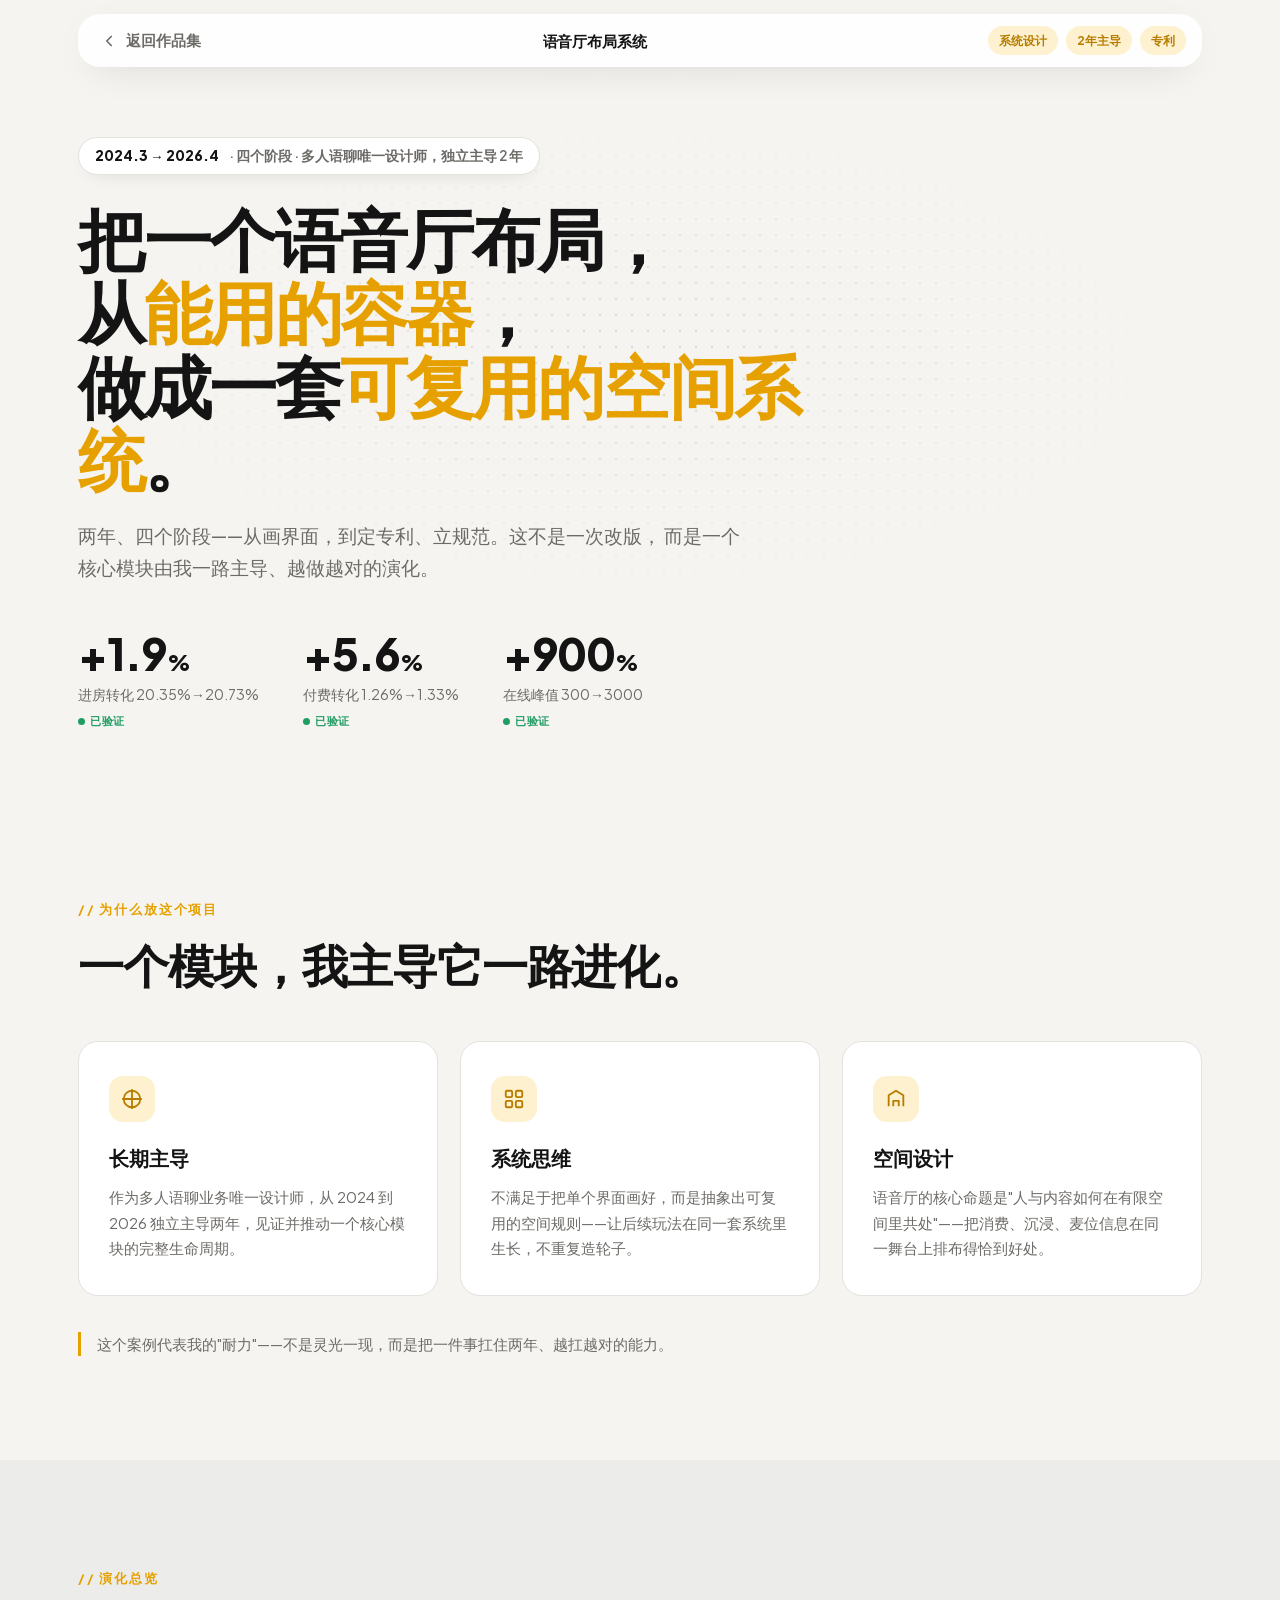
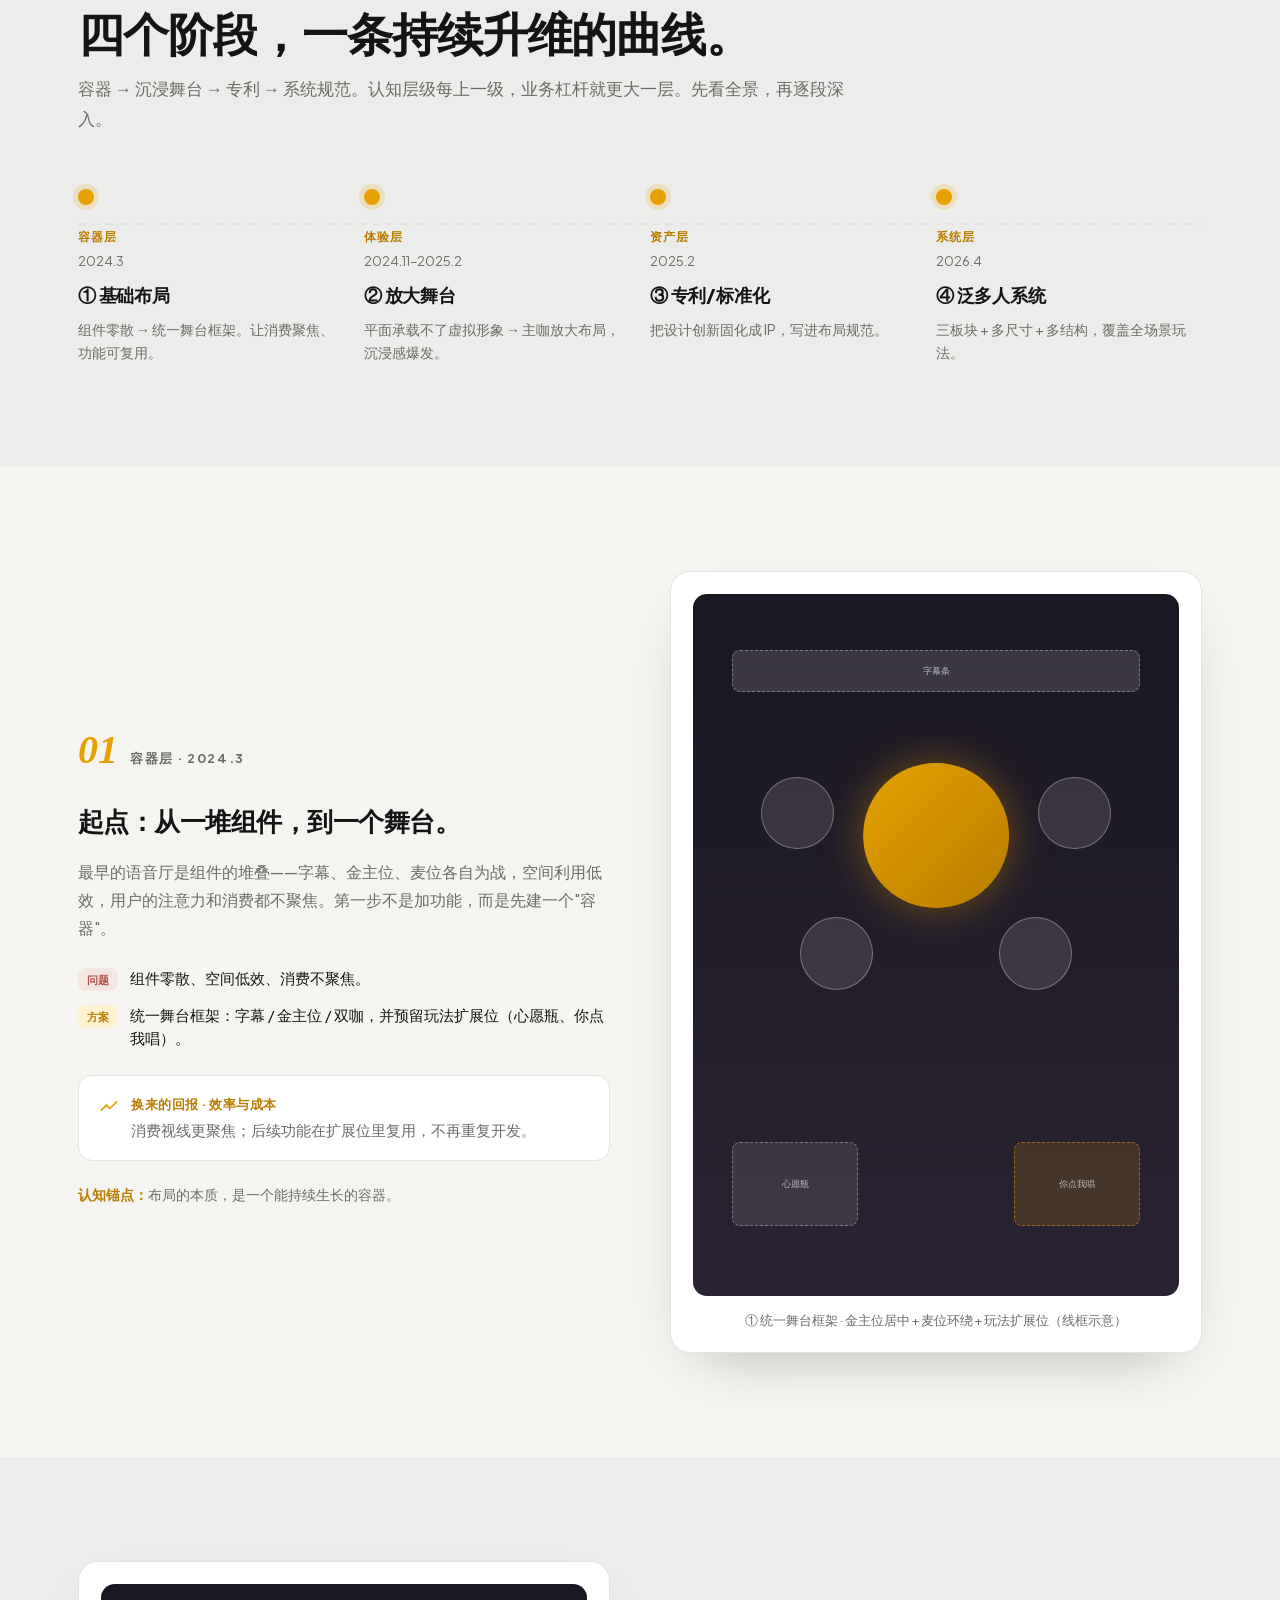
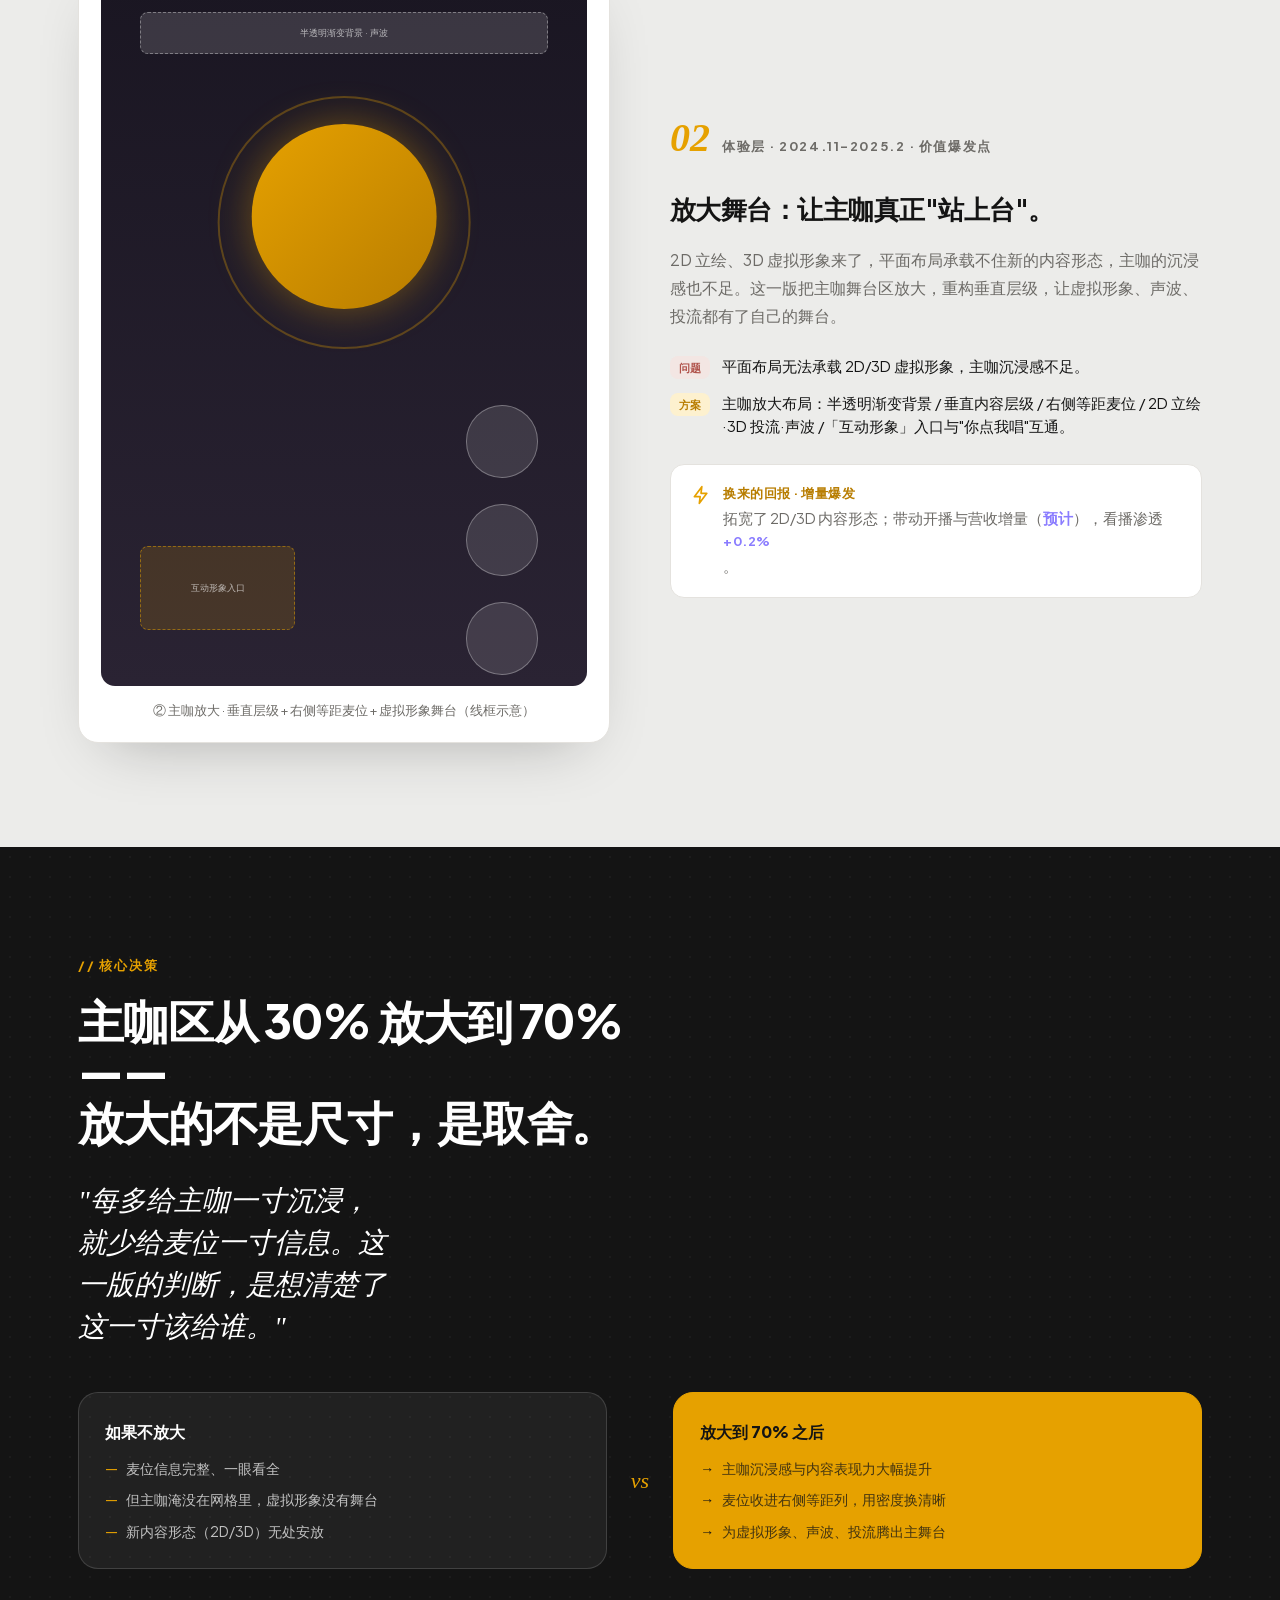
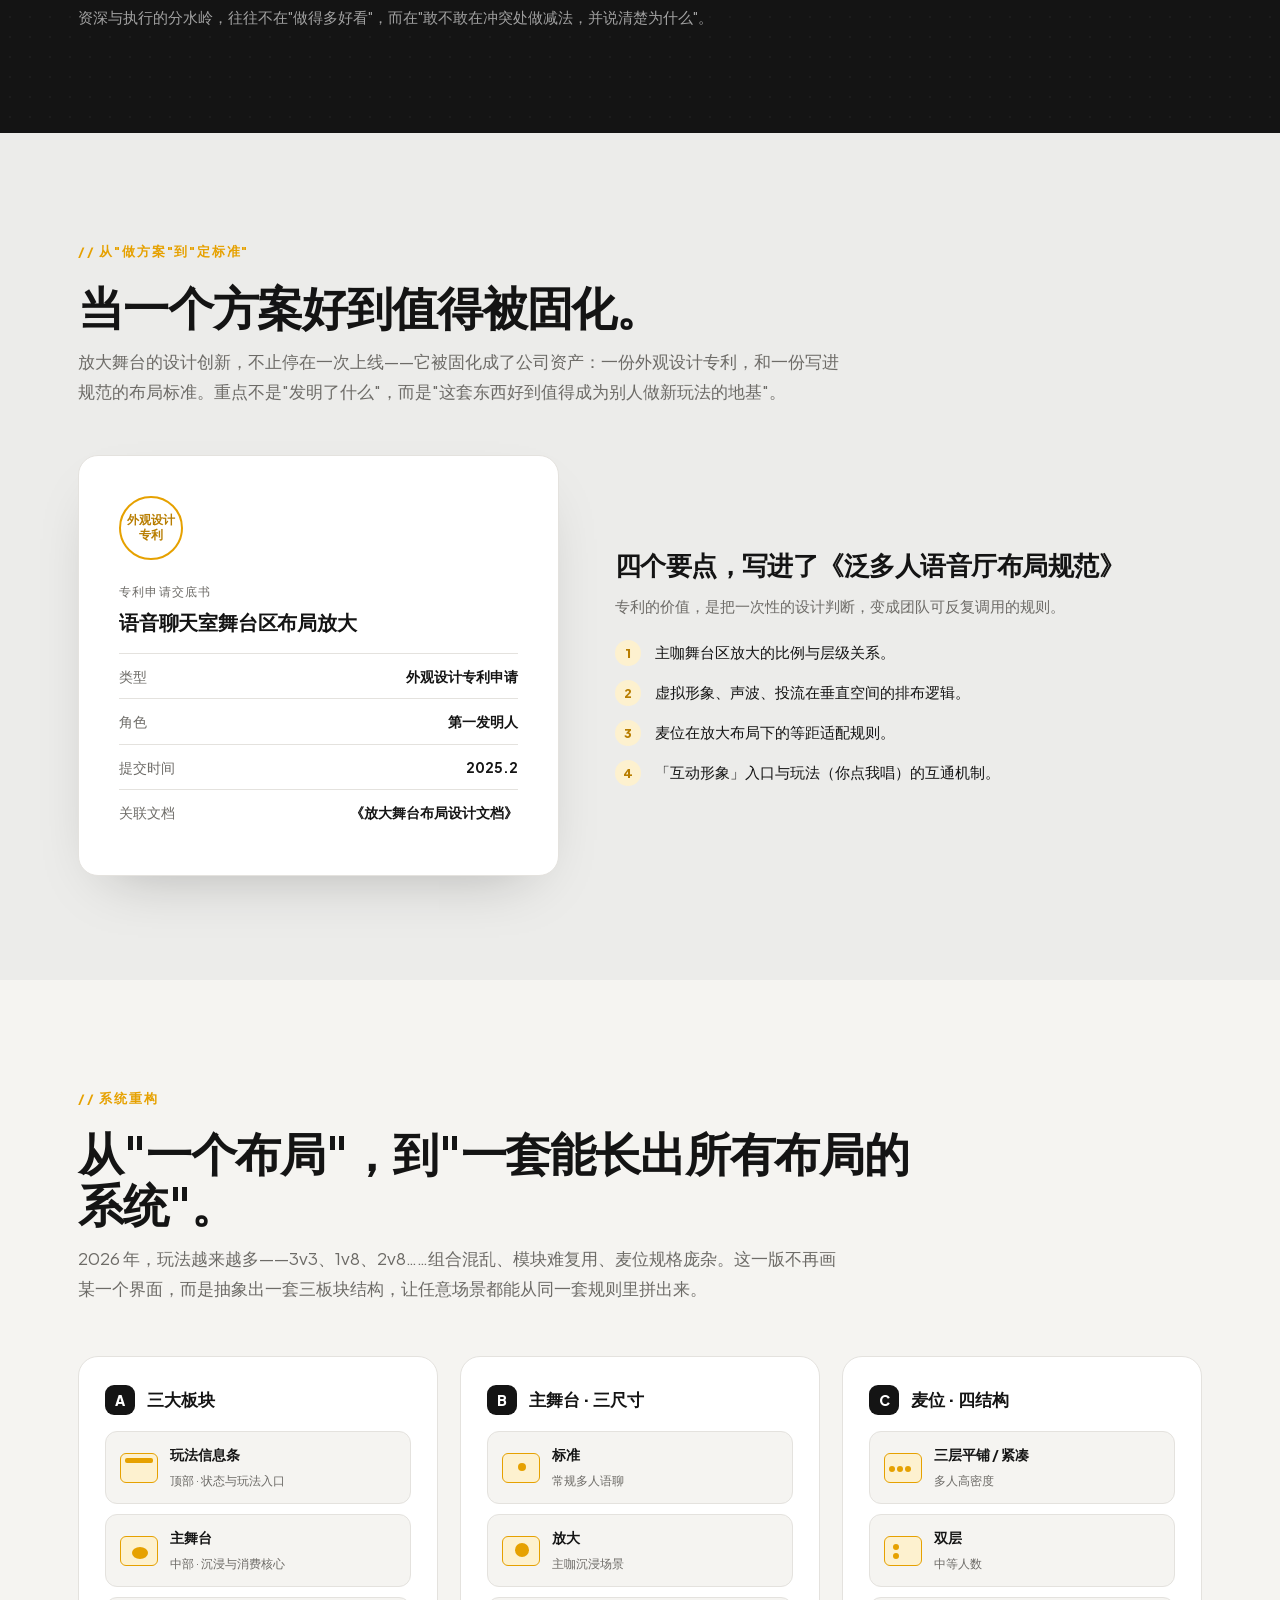
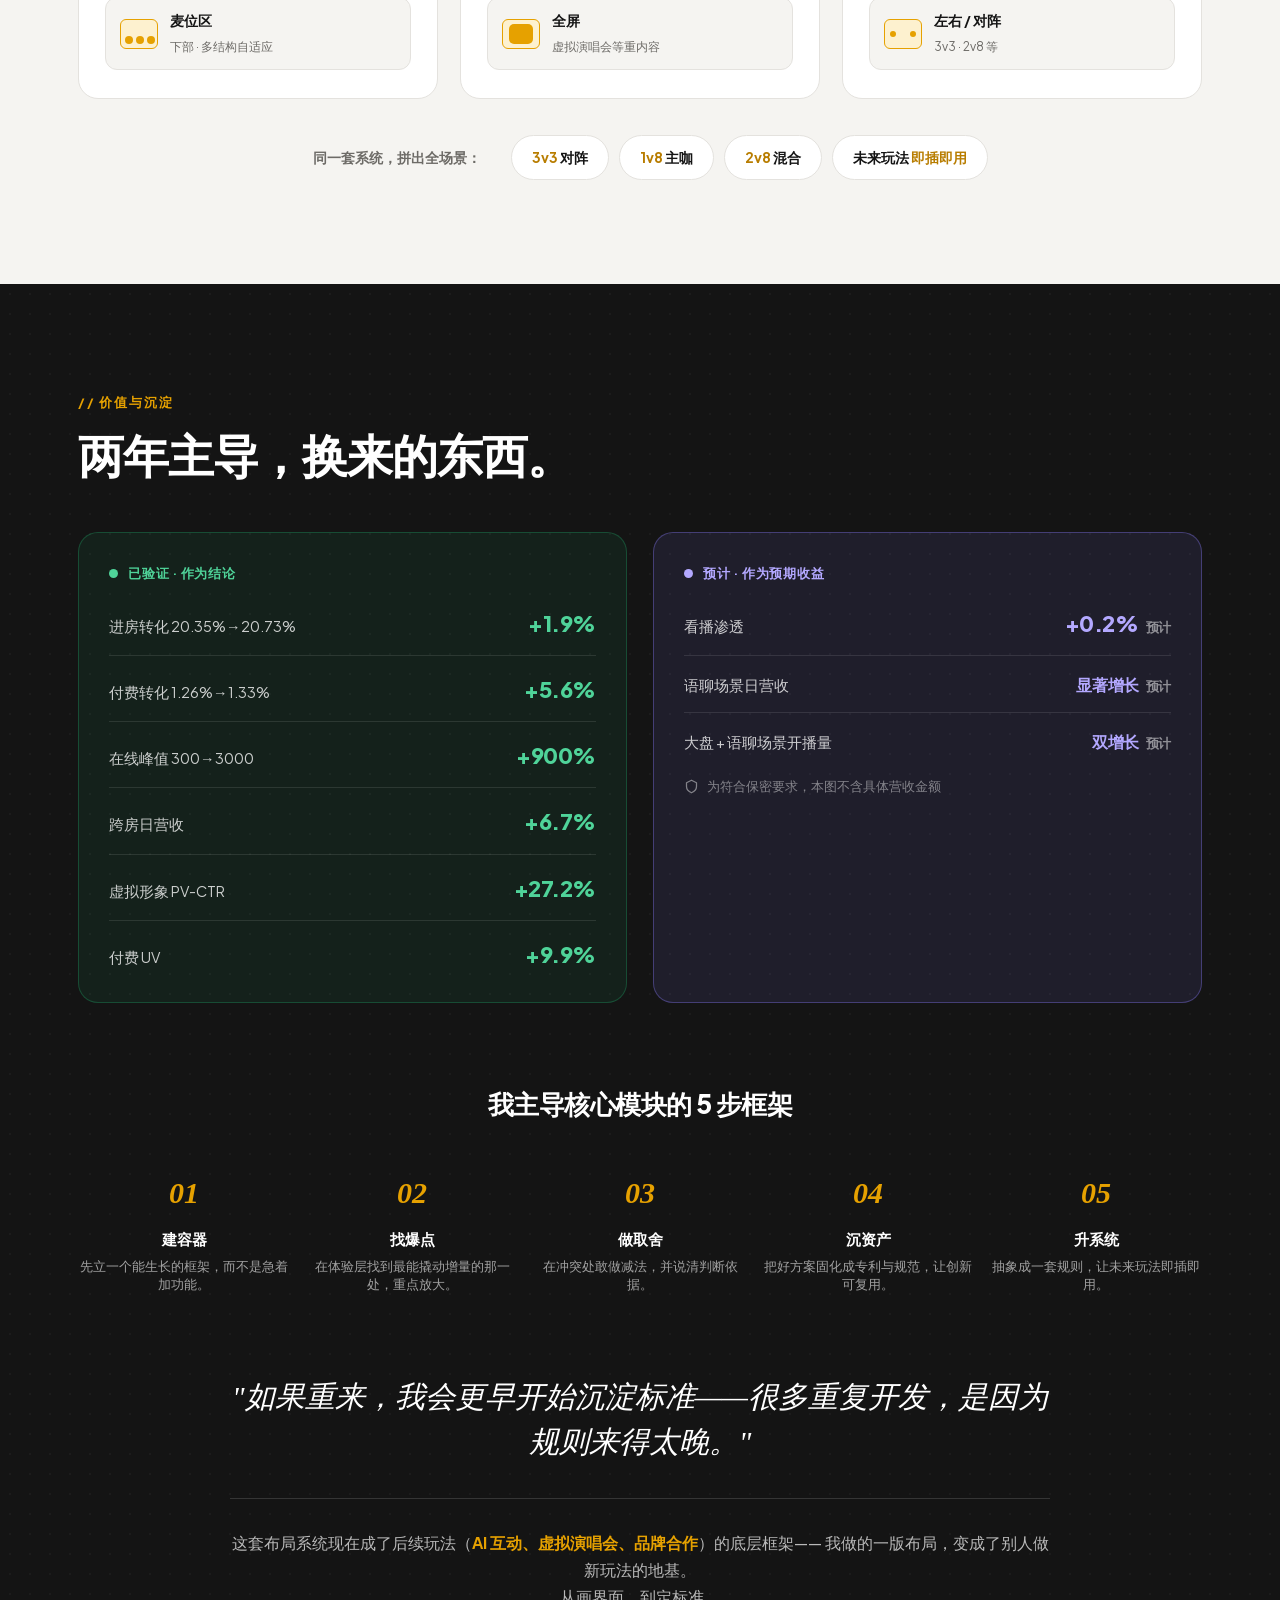
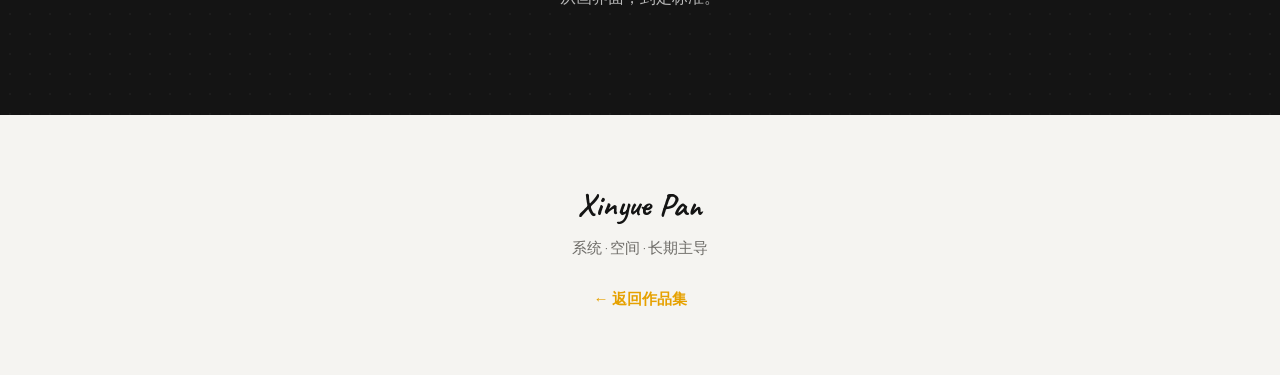
<file: portfolio-voice-layout.html>
<!DOCTYPE html>
<html lang="zh">
<head>
<meta charset="UTF-8">
<meta name="viewport" content="width=device-width, initial-scale=1.0">
<title>语音厅布局系统 — 潘新月 · 案例</title>
<link rel="icon" href="assets/img/favicon.svg" type="image/svg+xml">
<meta property="og:type" content="article">
<meta property="og:title" content="语音厅布局系统 — 潘新月 · 案例">
<meta property="og:locale" content="zh_CN">

<!-- 样式：字体 → 变量 → 基础 → 动效 → 本页专属 -->
<link rel="stylesheet" href="assets/css/fonts.css">
<link rel="stylesheet" href="assets/css/tokens.css">
<link rel="stylesheet" href="assets/css/base.css">
<link rel="stylesheet" href="assets/css/motion.css">
<link rel="preload" as="font" type="font/woff2" href="assets/fonts/plus-jakarta-sans-var.woff2" crossorigin>
<style>
  /* ============================================================
     案例三 · 语音厅布局系统（耐力/稳 · 系统思维）
     骨架偏系统化：时间轴 / 精确网格 / 克制
     ⚠ 全站无绝对营收数值（脱敏红线）；已验证 vs 预计分区标注
     通用变量与基础排版见 assets/css/tokens.css + base.css
     ============================================================ */
  h2{font-size:clamp(28px,4.2vw,46px);line-height:1.1}
  .lead{max-width:64ch}
  .stage-num{font-family:var(--serif);font-style:italic;color:var(--gold);font-weight:700}

  /* ---------- 进度导航 ---------- */
  header{position:sticky;top:0;z-index:100;padding:14px 0 0}
  .nav{
    background:rgba(255,255,255,.88);backdrop-filter:blur(14px);
    border-radius:22px;box-shadow:0 10px 40px -18px rgba(0,0,0,.22);
    display:flex;align-items:center;justify-content:space-between;
    padding:12px 16px 12px 22px;
  }
  .nav .back{display:flex;align-items:center;gap:8px;font-weight:600;font-size:14.5px;color:var(--muted);transition:color .2s}
  .nav .back:hover{color:var(--ink)}
  .nav .title{font-weight:800;font-size:15px;letter-spacing:-.01em}
  .nav .chips{display:flex;gap:8px}
  .nav .chip{font-size:12px;font-weight:700;color:var(--gold-deep);background:var(--gold-soft);padding:5px 11px;border-radius:20px}
  @media(max-width:760px){.nav .chips{display:none}}

  /* ---------- ① Hero ---------- */
  .hero{padding:70px 0 60px;position:relative}
  .hero::before{
    content:"";position:absolute;inset:0;z-index:0;
    background-image:var(--dots);background-size:16px 16px;
    -webkit-mask-image:radial-gradient(ellipse 70% 55% at 50% 40%,#000,transparent 72%);
            mask-image:radial-gradient(ellipse 70% 55% at 50% 40%,#000,transparent 72%);
    opacity:.7;
  }
  .hero .wrap{position:relative;z-index:1}
  .hero .span-tag{
    display:inline-flex;align-items:center;gap:10px;font-size:13.5px;font-weight:600;color:var(--muted);
    background:var(--card);border:1px solid var(--line);padding:7px 16px;border-radius:100px;
    box-shadow:0 6px 20px -12px rgba(0,0,0,.2);margin-bottom:26px;
  }
  .hero .span-tag b{color:var(--ink);font-weight:800}
  .hero h1{
    font-size:clamp(34px,5.8vw,68px);line-height:1.08;letter-spacing:-.035em;font-weight:800;max-width:16ch;
  }
  .hero h1 .g{color:var(--gold)}
  .hero .sub{margin-top:24px;font-size:19px;color:var(--muted);max-width:52ch;line-height:1.7}
  .hero .metrics{display:flex;gap:44px;margin-top:48px;flex-wrap:wrap}
  .hero .metrics .m b{display:block;font-size:clamp(30px,4vw,44px);font-weight:800;letter-spacing:-.03em;line-height:1}
  .hero .metrics .m span{display:block;font-size:14px;color:var(--muted);margin-top:8px}
  .hero .metrics .m .vf{color:var(--verified);font-size:11px;font-weight:700;letter-spacing:.05em;margin-top:6px;display:inline-flex;align-items:center;gap:5px}
  .vf-dot{width:7px;height:7px;border-radius:50%;background:var(--verified);display:inline-block}

  /* ---------- ② 为什么放这个项目 ---------- */
  .why-grid{display:grid;grid-template-columns:repeat(3,1fr);gap:22px;margin-top:52px}
  .why-card{background:var(--card);border:1px solid var(--line);border-radius:var(--radius);padding:34px 30px;transition:transform .35s var(--ease),box-shadow .35s var(--ease)}
  .why-card:hover{transform:translateY(-5px);box-shadow:0 22px 46px -26px rgba(0,0,0,.24)}
  .why-card .ic{width:46px;height:46px;border-radius:14px;background:var(--gold-soft);color:var(--gold-deep);display:flex;align-items:center;justify-content:center;margin-bottom:20px}
  .why-card h4{font-size:20px;font-weight:800;margin-bottom:10px}
  .why-card p{color:var(--muted);font-size:15px;line-height:1.7}
  .why-note{margin-top:36px;font-size:15px;color:var(--muted);padding-left:16px;border-left:3px solid var(--gold)}
  @media(max-width:760px){.why-grid{grid-template-columns:1fr}}

  /* ---------- ③ 演化总览 时间轴 ---------- */
  .overview{background:var(--panel)}
  .timeline{margin-top:56px;position:relative}
  .timeline::before{content:"";position:absolute;top:34px;left:0;right:0;height:2px;background:repeating-linear-gradient(90deg,var(--line) 0 8px,transparent 8px 14px)}
  .tl-row{display:grid;grid-template-columns:repeat(4,1fr);gap:20px}
  .tl-step{position:relative;padding-top:0}
  .tl-step .node{width:16px;height:16px;border-radius:50%;background:var(--card);border:3px solid var(--gold);position:relative;z-index:2;margin-bottom:22px}
  .tl-step .lvl{font-size:12px;font-weight:700;letter-spacing:.08em;text-transform:uppercase;color:var(--gold-deep)}
  .tl-step .when{font-size:13px;color:var(--muted);margin:4px 0 10px}
  .tl-step .name{font-size:18px;font-weight:800;letter-spacing:-.01em;margin-bottom:8px}
  .tl-step .desc{font-size:14px;color:var(--muted);line-height:1.6}
  .tl-step .arrow{display:none}
  @media(max-width:860px){
    .tl-row{grid-template-columns:1fr;gap:0}
    .timeline::before{top:0;left:7px;right:auto;width:2px;height:100%;background:repeating-linear-gradient(180deg,var(--line) 0 8px,transparent 8px 14px)}
    .tl-step{padding-left:34px;padding-bottom:34px}
    .tl-step .node{position:absolute;left:0;top:2px;margin:0}
  }

  /* ---------- 通用 阶段块 ---------- */
  .stage{display:grid;grid-template-columns:1fr 1fr;gap:60px;align-items:center}
  .stage.rev .s-text{order:2}
  .s-text .stage-label{display:flex;align-items:baseline;gap:12px;margin-bottom:18px}
  .s-text .stage-label .n{font-size:40px}
  .s-text .stage-label .t{font-size:13px;font-weight:700;letter-spacing:.12em;text-transform:uppercase;color:var(--muted)}
  .s-text h3{margin-bottom:16px}
  .s-text .desc{color:var(--muted);font-size:16px;line-height:1.75;margin-bottom:24px}
  .prob-sol{display:flex;flex-direction:column;gap:12px;margin-bottom:26px}
  .ps-item{display:flex;gap:12px;align-items:flex-start;font-size:15px;line-height:1.55}
  .ps-item .tag{flex-shrink:0;font-size:11px;font-weight:700;padding:3px 9px;border-radius:8px;margin-top:2px}
  .ps-item .tag.p{background:#f3e6e3;color:#b0524a}
  .ps-item .tag.s{background:var(--gold-soft);color:var(--gold-deep)}
  .payoff{background:var(--card);border:1px solid var(--line);border-radius:var(--radius-s);padding:18px 20px;display:flex;gap:12px;align-items:flex-start}
  .payoff .ic{flex-shrink:0;color:var(--gold);margin-top:2px}
  .payoff .txt b{font-size:13px;letter-spacing:.04em;text-transform:uppercase;color:var(--gold-deep);display:block;margin-bottom:4px}
  .payoff .txt p{font-size:14.5px;color:var(--muted);line-height:1.6}
  @media(max-width:860px){.stage{grid-template-columns:1fr;gap:36px}.stage.rev .s-text{order:0}}

  /* ---------- 视觉占位（线框示意，不用真图也能读懂布局逻辑）---------- */
  .mock{background:var(--card);border:1px solid var(--line);border-radius:var(--radius);padding:22px;box-shadow:0 24px 60px -30px rgba(0,0,0,.3)}
  .mock .frame{border-radius:var(--radius-s);overflow:hidden;position:relative;aspect-ratio:9/13;background:linear-gradient(180deg,#1a1622,#2a2333)}
  .mock .cap{font-size:12.5px;color:var(--muted);margin-top:14px;text-align:center}
  /* 舞台线框元素 */
  .rm{position:absolute;border-radius:8px}
  .rm.subtitle{top:8%;left:8%;right:8%;height:6%;background:rgba(255,255,255,.14);border:1px dashed rgba(255,255,255,.35)}
  .rm.host{top:20%;left:50%;transform:translateX(-50%);width:38%;aspect-ratio:1;border-radius:50%;background:linear-gradient(135deg,var(--gold),var(--gold-deep));box-shadow:0 0 40px rgba(230,161,0,.4)}
  .rm.wave{top:16%;left:50%;transform:translateX(-50%);width:52%;aspect-ratio:1;border-radius:50%;border:2px solid rgba(230,161,0,.3)}
  .rm.mic{width:15%;aspect-ratio:1;border-radius:50%;background:rgba(255,255,255,.12);border:1px solid rgba(255,255,255,.3)}
  .rm.gift{bottom:10%;left:8%;width:26%;height:12%;background:rgba(255,255,255,.1);border:1px dashed rgba(255,255,255,.3)}
  .rm.slot{bottom:10%;right:8%;width:26%;height:12%;background:rgba(230,161,0,.16);border:1px dashed rgba(230,161,0,.5)}
  .rm.lbl{color:rgba(255,255,255,.65);font-size:9px;display:flex;align-items:center;justify-content:center;text-align:center;padding:2px}

  /* ---------- ⑥ 核心决策 30→70 ----------
     深色底 + 点阵纹理由 base.css 的 .on-dark 提供 */
  .decision h2{margin-top:18px;max-width:18ch}
  .decision .quote{font-family:var(--serif);font-style:italic;font-size:clamp(20px,2.6vw,28px);line-height:1.5;color:#fff;max-width:22ch;margin:34px 0}
  .balance{display:grid;grid-template-columns:1fr auto 1fr;gap:24px;align-items:center;margin-top:44px}
  .bal-card{background:rgba(255,255,255,.06);border:1px solid rgba(255,255,255,.14);border-radius:var(--radius);padding:26px}
  .bal-card h4{font-size:16px;font-weight:800;margin-bottom:12px;color:#fff}
  .bal-card ul{list-style:none;display:flex;flex-direction:column;gap:9px}
  .bal-card li{font-size:14px;color:rgba(255,255,255,.72);display:flex;gap:8px}
  .bal-card li::before{content:"—";color:var(--gold)}
  .bal-vs{font-family:var(--serif);font-style:italic;font-size:22px;color:var(--gold)}
  .bal-out{background:var(--gold);border-color:var(--gold)}
  .bal-out h4,.bal-out li{color:var(--ink)}
  .bal-out li{color:rgba(20,20,20,.78)}
  .bal-out li::before{content:"→";color:var(--ink)}
  @media(max-width:760px){.balance{grid-template-columns:1fr}.bal-vs{text-align:center}}

  /* ---------- ⑦ 专利 ---------- */
  .patent{background:var(--panel)}
  .patent-grid{display:grid;grid-template-columns:.9fr 1.1fr;gap:56px;align-items:center;margin-top:48px}
  .patent-cert{background:var(--card);border:1px solid var(--line);border-radius:var(--radius);padding:40px;position:relative;box-shadow:0 24px 60px -30px rgba(0,0,0,.28)}
  .patent-cert .seal{width:64px;height:64px;border-radius:50%;border:2px solid var(--gold);color:var(--gold-deep);display:flex;align-items:center;justify-content:center;font-weight:800;font-size:12px;text-align:center;line-height:1.2;margin-bottom:22px;letter-spacing:.02em}
  .patent-cert .doc-t{font-size:12px;letter-spacing:.1em;text-transform:uppercase;color:var(--muted);margin-bottom:8px}
  .patent-cert .doc-n{font-size:20px;font-weight:800;letter-spacing:-.01em;line-height:1.3;margin-bottom:18px}
  .patent-cert .row{display:flex;justify-content:space-between;padding:11px 0;border-top:1px solid var(--line);font-size:14px}
  .patent-cert .row span{color:var(--muted)}
  .patent-cert .row b{font-weight:700}
  .patent-points{list-style:none;display:flex;flex-direction:column;gap:14px;margin-top:22px}
  .patent-points li{display:flex;gap:14px;font-size:15px;line-height:1.6}
  .patent-points .num{flex-shrink:0;width:26px;height:26px;border-radius:50%;background:var(--gold-soft);color:var(--gold-deep);font-weight:800;font-size:13px;display:flex;align-items:center;justify-content:center}
  @media(max-width:860px){.patent-grid{grid-template-columns:1fr;gap:36px}}

  /* ---------- ⑧ 系统重构 ---------- */
  .system-cols{display:grid;grid-template-columns:repeat(3,1fr);gap:22px;margin-top:52px}
  .sys-card{background:var(--card);border:1px solid var(--line);border-radius:var(--radius);padding:28px 26px}
  .sys-card .hd{display:flex;align-items:center;gap:12px;margin-bottom:16px}
  .sys-card .hd .idx{width:30px;height:30px;border-radius:9px;background:var(--ink);color:#fff;font-weight:800;font-size:14px;display:flex;align-items:center;justify-content:center}
  .sys-card .hd h4{font-size:17px;font-weight:800}
  .sys-card .variants{display:flex;flex-direction:column;gap:10px}
  .variant{display:flex;align-items:center;gap:12px;background:var(--bg);border:1px solid var(--line);border-radius:12px;padding:12px 14px}
  .variant .box{flex-shrink:0;width:38px;height:30px;border-radius:6px;border:1.5px solid var(--gold);position:relative;background:var(--gold-soft)}
  .variant .box i{position:absolute;background:var(--gold);border-radius:2px}
  .variant .v-txt b{font-size:13.5px;font-weight:700;display:block}
  .variant .v-txt span{font-size:12px;color:var(--muted)}
  .scenarios{display:flex;gap:10px;flex-wrap:wrap;margin-top:36px;justify-content:center}
  .scenarios .sc{font-size:14px;font-weight:700;background:var(--card);border:1px solid var(--line);padding:10px 20px;border-radius:100px;color:var(--ink)}
  .scenarios .sc b{color:var(--gold-deep)}
  @media(max-width:860px){.system-cols{grid-template-columns:1fr}}

  /* ---------- ⑨ 价值 + 方法论 + 反思 ---------- */
  /* 深色底由 base.css 的 .on-dark 提供 */
  .value .kicker{color:var(--gold)}
  .value h2{color:#fff;margin-top:16px}
  .data-board{display:grid;grid-template-columns:1fr 1fr;gap:26px;margin-top:52px}
  .board{border-radius:var(--radius);padding:30px}
  .board.verified{background:rgba(31,157,99,.1);border:1px solid rgba(31,157,99,.35)}
  .board.projected{background:rgba(138,124,255,.1);border:1px solid rgba(138,124,255,.35)}
  .board .b-hd{display:flex;align-items:center;gap:10px;margin-bottom:22px;font-size:13px;font-weight:700;letter-spacing:.06em;text-transform:uppercase}
  .board.verified .b-hd{color:#4fd399}
  .board.projected .b-hd{color:#b3a8ff}
  .board .b-hd .d{width:9px;height:9px;border-radius:50%}
  .board.verified .b-hd .d{background:#4fd399}
  .board.projected .b-hd .d{background:#b3a8ff}
  .data-list{display:flex;flex-direction:column;gap:16px}
  .di{display:flex;justify-content:space-between;align-items:baseline;gap:14px;padding-bottom:14px;border-bottom:1px solid rgba(255,255,255,.1)}
  .di:last-child{border-bottom:none;padding-bottom:0}
  .di .k{font-size:14.5px;color:rgba(255,255,255,.78)}
  .di .v{font-size:22px;font-weight:800;letter-spacing:-.02em;white-space:nowrap}
  .board.verified .v{color:#4fd399}
  .board.projected .v{color:#b3a8ff}
  .di .v small{font-size:13px;font-weight:600;color:rgba(255,255,255,.5);margin-left:4px}
  .compliance{margin-top:22px;font-size:12.5px;color:rgba(255,255,255,.45);display:flex;align-items:center;gap:8px}

  .method{margin-top:80px}
  .method h3{color:#fff;text-align:center;margin-bottom:44px}
  .steps{display:grid;grid-template-columns:repeat(5,1fr);gap:16px}
  .step{text-align:center}
  .step .sn{font-family:var(--serif);font-style:italic;font-size:30px;color:var(--gold);font-weight:700}
  .step .st{font-size:15px;font-weight:800;margin:10px 0 6px}
  .step .sd{font-size:12.5px;color:rgba(255,255,255,.6);line-height:1.5}
  @media(max-width:860px){.data-board{grid-template-columns:1fr}.steps{grid-template-columns:1fr 1fr;gap:26px}}

  .reflect{margin-top:80px;text-align:center;max-width:820px;margin-left:auto;margin-right:auto}
  .reflect .q{font-family:var(--serif);font-style:italic;font-size:clamp(20px,2.8vw,30px);line-height:1.5;color:#fff}
  .reflect .ecosystem{margin-top:34px;font-size:16px;color:rgba(255,255,255,.7);line-height:1.7;padding-top:30px;border-top:1px solid rgba(255,255,255,.14)}
  .reflect .ecosystem b{color:var(--gold)}

  /* ---------- Footer ---------- */
  footer{text-align:center;padding:64px 0}
  .foot-name{font-family:var(--font-hand);font-size:32px;font-weight:700}
  .foot-tag{color:var(--muted);font-size:14.5px;margin-top:6px}
  .foot-back{margin-top:26px}
  .foot-back a{color:var(--gold);font-weight:700;font-size:15px;display:inline-flex;align-items:center;gap:8px}

  /* ---------- 时间轴：滚动依次点亮 ---------- */
  .tl-step .node{transition:background .5s var(--ease),box-shadow .5s var(--ease),transform .5s var(--ease)}
  .js .stagger.in .tl-step .node{background:var(--gold);box-shadow:0 0 0 5px rgba(230,161,0,.18)}
  /* 时间轴那条虚线随进场从左往右画出来 */
  .timeline::before{transform:scaleX(0);transform-origin:0 50%;transition:transform 1.1s var(--ease) .2s}
  .js .timeline.in::before{transform:scaleX(1)}
  @media(max-width:860px){
    .timeline::before{transform:scaleY(0);transform-origin:50% 0}
    .js .timeline.in::before{transform:scaleY(1)}
  }
  @media(prefers-reduced-motion:reduce){
    .timeline::before{transform:none!important;transition:none!important}
  }
</style>
</head>
<body>

<!-- ============ 进度导航 ============ -->
<header>
  <div class="wrap">
    <nav class="nav">
      <a href="index.html" class="back">
        <svg width="18" height="18" viewBox="0 0 24 24" fill="none"><path d="M15 6l-6 6 6 6" stroke="currentColor" stroke-width="2.2" stroke-linecap="round" stroke-linejoin="round"/></svg>
        返回作品集
      </a>
      <div class="title">语音厅布局系统</div>
      <div class="chips">
        <span class="chip">系统设计</span>
        <span class="chip">2年主导</span>
        <span class="chip">专利</span>
      </div>
    </nav>
  </div>
</header>

<!-- ============ ① Hero ============ -->
<section class="hero">
  <div class="wrap">
    <div class="span-tag" data-reveal>
      <b>2024.3 → 2026.4</b> · 四个阶段 · 多人语聊唯一设计师，独立主导 2 年
    </div>
    <h1 data-reveal>
      把一个语音厅布局，<br>从<span class="g">能用的容器</span>，<br>做成一套<span class="g">可复用的空间系统</span>。
    </h1>
    <p class="sub" data-reveal>
      两年、四个阶段——从画界面，到定专利、立规范。这不是一次改版，
      而是一个核心模块由我一路主导、越做越对的演化。
    </p>
    <div class="metrics" data-stagger="140">
      <div class="m">
        <b>+1.9<small style="font-size:.5em">%</small></b>
        <span>进房转化 20.35%→20.73%</span>
        <span class="vf"><i class="vf-dot"></i>已验证</span>
      </div>
      <div class="m">
        <b>+5.6<small style="font-size:.5em">%</small></b>
        <span>付费转化 1.26%→1.33%</span>
        <span class="vf"><i class="vf-dot"></i>已验证</span>
      </div>
      <div class="m">
        <b>+900<small style="font-size:.5em">%</small></b>
        <span>在线峰值 300→3000</span>
        <span class="vf"><i class="vf-dot"></i>已验证</span>
      </div>
    </div>
  </div>
</section>

<!-- ============ ② 为什么放这个项目 ============ -->
<section>
  <div class="wrap">
    <span class="kicker" data-reveal>为什么放这个项目</span>
    <h2 data-words style="margin-top:18px;max-width:20ch">一个模块，我主导它一路进化。</h2>
    <div class="why-grid" data-stagger="110">
      <div class="why-card">
        <div class="ic"><svg width="22" height="22" viewBox="0 0 24 24" fill="none"><path d="M12 2v20M2 12h20" stroke="currentColor" stroke-width="2" stroke-linecap="round"/><circle cx="12" cy="12" r="9" stroke="currentColor" stroke-width="2"/></svg></div>
        <h4>长期主导</h4>
        <p>作为多人语聊业务唯一设计师，从 2024 到 2026 独立主导两年，见证并推动一个核心模块的完整生命周期。</p>
      </div>
      <div class="why-card">
        <div class="ic"><svg width="22" height="22" viewBox="0 0 24 24" fill="none"><rect x="3" y="3" width="7" height="7" rx="1.5" stroke="currentColor" stroke-width="2"/><rect x="14" y="3" width="7" height="7" rx="1.5" stroke="currentColor" stroke-width="2"/><rect x="3" y="14" width="7" height="7" rx="1.5" stroke="currentColor" stroke-width="2"/><rect x="14" y="14" width="7" height="7" rx="1.5" stroke="currentColor" stroke-width="2"/></svg></div>
        <h4>系统思维</h4>
        <p>不满足于把单个界面画好，而是抽象出可复用的空间规则——让后续玩法在同一套系统里生长，不重复造轮子。</p>
      </div>
      <div class="why-card">
        <div class="ic"><svg width="22" height="22" viewBox="0 0 24 24" fill="none"><path d="M4 20V8l8-5 8 5v12" stroke="currentColor" stroke-width="2" stroke-linejoin="round"/><path d="M9 20v-6h6v6" stroke="currentColor" stroke-width="2" stroke-linejoin="round"/></svg></div>
        <h4>空间设计</h4>
        <p>语音厅的核心命题是"人与内容如何在有限空间里共处"——把消费、沉浸、麦位信息在同一舞台上排布得恰到好处。</p>
      </div>
    </div>
    <p class="why-note" data-reveal>
      这个案例代表我的"耐力"——不是灵光一现，而是把一件事扛住两年、越扛越对的能力。
    </p>
  </div>
</section>

<!-- ============ ③ 演化总览 ============ -->
<section class="overview">
  <div class="wrap">
    <span class="kicker" data-reveal>演化总览</span>
    <h2 data-words style="margin-top:18px;max-width:24ch">四个阶段，一条持续升维的曲线。</h2>
    <p class="lead" data-reveal style="margin-top:16px">容器 → 沉浸舞台 → 专利 → 系统规范。认知层级每上一级，业务杠杆就更大一层。先看全景，再逐段深入。</p>
    <div class="timeline" data-reveal data-stagger="120">
      <div class="tl-row">
        <div class="tl-step">
          <div class="node"></div>
          <div class="lvl">容器层</div>
          <div class="when">2024.3</div>
          <div class="name">① 基础布局</div>
          <div class="desc">组件零散 → 统一舞台框架。让消费聚焦、功能可复用。</div>
        </div>
        <div class="tl-step">
          <div class="node"></div>
          <div class="lvl">体验层</div>
          <div class="when">2024.11–2025.2</div>
          <div class="name">② 放大舞台</div>
          <div class="desc">平面承载不了虚拟形象 → 主咖放大布局，沉浸感爆发。</div>
        </div>
        <div class="tl-step">
          <div class="node"></div>
          <div class="lvl">资产层</div>
          <div class="when">2025.2</div>
          <div class="name">③ 专利/标准化</div>
          <div class="desc">把设计创新固化成 IP，写进布局规范。</div>
        </div>
        <div class="tl-step">
          <div class="node"></div>
          <div class="lvl">系统层</div>
          <div class="when">2026.4</div>
          <div class="name">④ 泛多人系统</div>
          <div class="desc">三板块 + 多尺寸 + 多结构，覆盖全场景玩法。</div>
        </div>
      </div>
    </div>
  </div>
</section>

<!-- ============ ④ 阶段一 ============ -->
<section>
  <div class="wrap stage" data-reveal>
    <div class="s-text">
      <div class="stage-label"><span class="n stage-num">01</span><span class="t">容器层 · 2024.3</span></div>
      <h3>起点：从一堆组件，到一个舞台。</h3>
      <p class="desc">最早的语音厅是组件的堆叠——字幕、金主位、麦位各自为战，空间利用低效，用户的注意力和消费都不聚焦。第一步不是加功能，而是先建一个"容器"。</p>
      <div class="prob-sol">
        <div class="ps-item"><span class="tag p">问题</span><span>组件零散、空间低效、消费不聚焦。</span></div>
        <div class="ps-item"><span class="tag s">方案</span><span>统一舞台框架：字幕 / 金主位 / 双咖，并预留玩法扩展位（心愿瓶、你点我唱）。</span></div>
      </div>
      <div class="payoff">
        <span class="ic"><svg width="20" height="20" viewBox="0 0 24 24" fill="none"><path d="M3 17l6-6 4 4 8-8" stroke="currentColor" stroke-width="2" stroke-linecap="round" stroke-linejoin="round"/></svg></span>
        <span class="txt"><b>换来的回报 · 效率与成本</b><p>消费视线更聚焦；后续功能在扩展位里复用，不再重复开发。</p></span>
      </div>
      <p style="margin-top:22px;font-size:14px;color:var(--muted)"><b style="color:var(--gold-deep)">认知锚点：</b>布局的本质，是一个能持续生长的容器。</p>
    </div>
    <div class="mock">
      <div class="frame">
        <div class="rm subtitle lbl">字幕条</div>
        <div class="rm host" style="width:30%;top:24%"></div>
        <div class="rm mic" style="top:26%;left:14%"></div>
        <div class="rm mic" style="top:26%;right:14%"></div>
        <div class="rm mic" style="top:46%;left:22%"></div>
        <div class="rm mic" style="top:46%;right:22%"></div>
        <div class="rm gift lbl">心愿瓶</div>
        <div class="rm slot lbl">你点我唱</div>
      </div>
      <div class="cap">① 统一舞台框架 · 金主位居中 + 麦位环绕 + 玩法扩展位（线框示意）</div>
    </div>
  </div>
</section>

<!-- ============ ⑤ 阶段二 放大舞台（视觉高潮）============ -->
<section style="background:var(--panel)">
  <div class="wrap stage rev" data-reveal>
    <div class="s-text">
      <div class="stage-label"><span class="n stage-num">02</span><span class="t">体验层 · 2024.11–2025.2 · 价值爆发点</span></div>
      <h3>放大舞台：让主咖真正"站上台"。</h3>
      <p class="desc">2D 立绘、3D 虚拟形象来了，平面布局承载不住新的内容形态，主咖的沉浸感也不足。这一版把主咖舞台区放大，重构垂直层级，让虚拟形象、声波、投流都有了自己的舞台。</p>
      <div class="prob-sol">
        <div class="ps-item"><span class="tag p">问题</span><span>平面布局无法承载 2D/3D 虚拟形象，主咖沉浸感不足。</span></div>
        <div class="ps-item"><span class="tag s">方案</span><span>主咖放大布局：半透明渐变背景 / 垂直内容层级 / 右侧等距麦位 / 2D 立绘·3D 投流·声波 /「互动形象」入口与"你点我唱"互通。</span></div>
      </div>
      <div class="payoff">
        <span class="ic"><svg width="20" height="20" viewBox="0 0 24 24" fill="none"><path d="M13 2L4 14h7l-1 8 9-12h-7l1-8z" stroke="currentColor" stroke-width="2" stroke-linejoin="round"/></svg></span>
        <span class="txt"><b>换来的回报 · 增量爆发</b><p>拓宽了 2D/3D 内容形态；带动开播与营收增量（<span style="color:var(--projected);font-weight:700">预计</span>），看播渗透 <b style="color:var(--projected)">+0.2%</b>。</p></span>
      </div>
    </div>
    <div class="mock">
      <div class="frame">
        <div class="rm wave"></div>
        <div class="rm host"></div>
        <div class="rm subtitle lbl" style="top:4%">半透明渐变背景 · 声波</div>
        <div class="rm mic" style="top:60%;right:10%"></div>
        <div class="rm mic" style="top:74%;right:10%"></div>
        <div class="rm mic" style="top:88%;right:10%"></div>
        <div class="rm slot lbl" style="bottom:8%;left:8%;width:32%">互动形象入口</div>
      </div>
      <div class="cap">② 主咖放大 · 垂直层级 + 右侧等距麦位 + 虚拟形象舞台（线框示意）</div>
    </div>
  </div>
</section>

<!-- ============ ⑥ 核心决策 ============ -->
<section class="decision on-dark" data-spotlight data-progress>
  <div class="wrap">
    <span class="kicker" data-reveal>核心决策</span>
    <h2 data-reveal>主咖区从 30% 放大到 70%——<br>放大的不是尺寸，是取舍。</h2>
    <p class="quote" data-reveal>"每多给主咖一寸沉浸，就少给麦位一寸信息。这一版的判断，是想清楚了这一寸该给谁。"</p>
    <div class="balance" data-reveal>
      <div class="bal-card">
        <h4>如果不放大</h4>
        <ul>
          <li>麦位信息完整、一眼看全</li>
          <li>但主咖淹没在网格里，虚拟形象没有舞台</li>
          <li>新内容形态（2D/3D）无处安放</li>
        </ul>
      </div>
      <div class="bal-vs">vs</div>
      <div class="bal-card bal-out">
        <h4>放大到 70% 之后</h4>
        <ul>
          <li>主咖沉浸感与内容表现力大幅提升</li>
          <li>麦位收进右侧等距列，用密度换清晰</li>
          <li>为虚拟形象、声波、投流腾出主舞台</li>
        </ul>
      </div>
    </div>
    <p data-reveal style="margin-top:36px;color:rgba(255,255,255,.6);font-size:15px;max-width:60ch">
      资深与执行的分水岭，往往不在"做得多好看"，而在"敢不敢在冲突处做减法，并说清楚为什么"。
    </p>
  </div>
</section>

<!-- ============ ⑦ 专利 / 标准化 ============ -->
<section class="patent">
  <div class="wrap">
    <span class="kicker" data-reveal>从"做方案"到"定标准"</span>
    <h2 data-reveal style="margin-top:18px;max-width:22ch">当一个方案好到值得被固化。</h2>
    <p class="lead" data-reveal style="margin-top:16px">放大舞台的设计创新，不止停在一次上线——它被固化成了公司资产：一份外观设计专利，和一份写进规范的布局标准。重点不是"发明了什么"，而是"这套东西好到值得成为别人做新玩法的地基"。</p>
    <div class="patent-grid">
      <div class="patent-cert" data-reveal>
        <div class="seal">外观设计<br>专利</div>
        <div class="doc-t">专利申请交底书</div>
        <div class="doc-n">语音聊天室舞台区布局放大</div>
        <div class="row"><span>类型</span><b>外观设计专利申请</b></div>
        <div class="row"><span>角色</span><b>第一发明人</b></div>
        <div class="row"><span>提交时间</span><b>2025.2</b></div>
        <div class="row"><span>关联文档</span><b>《放大舞台布局设计文档》</b></div>
      </div>
      <div data-reveal>
        <h3 style="margin-bottom:8px">四个要点，写进了《泛多人语音厅布局规范》</h3>
        <p style="color:var(--muted);font-size:15px;margin-bottom:8px">专利的价值，是把一次性的设计判断，变成团队可反复调用的规则。</p>
        <ul class="patent-points">
          <li><span class="num">1</span><span>主咖舞台区放大的比例与层级关系。</span></li>
          <li><span class="num">2</span><span>虚拟形象、声波、投流在垂直空间的排布逻辑。</span></li>
          <li><span class="num">3</span><span>麦位在放大布局下的等距适配规则。</span></li>
          <li><span class="num">4</span><span>「互动形象」入口与玩法（你点我唱）的互通机制。</span></li>
        </ul>
      </div>
    </div>
  </div>
</section>

<!-- ============ ⑧ 系统重构（系统思维最强证据）============ -->
<section>
  <div class="wrap">
    <span class="kicker" data-reveal>系统重构</span>
    <h2 data-reveal style="margin-top:18px;max-width:26ch">从"一个布局"，到"一套能长出所有布局的系统"。</h2>
    <p class="lead" data-reveal style="margin-top:16px">2026 年，玩法越来越多——3v3、1v8、2v8……组合混乱、模块难复用、麦位规格庞杂。这一版不再画某一个界面，而是抽象出一套三板块结构，让任意场景都能从同一套规则里拼出来。</p>
    <div class="system-cols" data-stagger="110">
      <div class="sys-card">
        <div class="hd"><span class="idx">A</span><h4>三大板块</h4></div>
        <div class="variants">
          <div class="variant"><span class="box"><i style="top:4px;left:4px;right:4px;height:5px"></i></span><span class="v-txt"><b>玩法信息条</b><span>顶部 · 状态与玩法入口</span></span></div>
          <div class="variant"><span class="box"><i style="top:10px;left:11px;width:16px;height:12px;border-radius:50%"></i></span><span class="v-txt"><b>主舞台</b><span>中部 · 沉浸与消费核心</span></span></div>
          <div class="variant"><span class="box"><i style="bottom:4px;left:4px;width:8px;height:8px;border-radius:50%"></i><i style="bottom:4px;left:15px;width:8px;height:8px;border-radius:50%"></i><i style="bottom:4px;left:26px;width:8px;height:8px;border-radius:50%"></i></span><span class="v-txt"><b>麦位区</b><span>下部 · 多结构自适应</span></span></div>
        </div>
      </div>
      <div class="sys-card">
        <div class="hd"><span class="idx">B</span><h4>主舞台 · 三尺寸</h4></div>
        <div class="variants">
          <div class="variant"><span class="box"><i style="top:9px;left:15px;width:8px;height:8px;border-radius:50%"></i></span><span class="v-txt"><b>标准</b><span>常规多人语聊</span></span></div>
          <div class="variant"><span class="box"><i style="top:6px;left:12px;width:14px;height:14px;border-radius:50%"></i></span><span class="v-txt"><b>放大</b><span>主咖沉浸场景</span></span></div>
          <div class="variant"><span class="box"><i style="top:4px;left:6px;right:6px;bottom:4px;border-radius:5px"></i></span><span class="v-txt"><b>全屏</b><span>虚拟演唱会等重内容</span></span></div>
        </div>
      </div>
      <div class="sys-card">
        <div class="hd"><span class="idx">C</span><h4>麦位 · 四结构</h4></div>
        <div class="variants">
          <div class="variant"><span class="box"><i style="top:12px;left:4px;width:6px;height:6px;border-radius:50%"></i><i style="top:12px;left:12px;width:6px;height:6px;border-radius:50%"></i><i style="top:12px;left:20px;width:6px;height:6px;border-radius:50%"></i></span><span class="v-txt"><b>三层平铺 / 紧凑</b><span>多人高密度</span></span></div>
          <div class="variant"><span class="box"><i style="top:7px;left:8px;width:6px;height:6px;border-radius:50%"></i><i style="top:16px;left:8px;width:6px;height:6px;border-radius:50%"></i></span><span class="v-txt"><b>双层</b><span>中等人数</span></span></div>
          <div class="variant"><span class="box"><i style="top:11px;left:5px;width:6px;height:6px;border-radius:50%"></i><i style="top:11px;right:5px;width:6px;height:6px;border-radius:50%"></i></span><span class="v-txt"><b>左右 / 对阵</b><span>3v3 · 2v8 等</span></span></div>
        </div>
      </div>
    </div>
    <div class="scenarios" data-reveal>
      <span class="sc" style="align-self:center;color:var(--muted);border:none;background:transparent">同一套系统，拼出全场景：</span>
      <span class="sc"><b>3v3</b> 对阵</span>
      <span class="sc"><b>1v8</b> 主咖</span>
      <span class="sc"><b>2v8</b> 混合</span>
      <span class="sc">未来玩法 <b>即插即用</b></span>
    </div>
  </div>
</section>

<!-- ============ ⑨ 价值 + 方法论 + 反思 ============ -->
<section class="value on-dark" data-spotlight>
  <div class="wrap">
    <span class="kicker" data-reveal>价值与沉淀</span>
    <h2 data-reveal>两年主导，换来的东西。</h2>

    <!-- 数据看板：已验证 / 预计 分区 -->
    <div class="data-board">
      <div class="board verified" data-reveal>
        <div class="b-hd"><span class="d"></span>已验证 · 作为结论</div>
        <div class="data-list">
          <div class="di"><span class="k">进房转化 20.35%→20.73%</span><span class="v">+1.9%</span></div>
          <div class="di"><span class="k">付费转化 1.26%→1.33%</span><span class="v">+5.6%</span></div>
          <div class="di"><span class="k">在线峰值 300→3000</span><span class="v">+900%</span></div>
          <div class="di"><span class="k">跨房日营收</span><span class="v">+6.7%</span></div>
          <div class="di"><span class="k">虚拟形象 PV-CTR</span><span class="v">+27.2%</span></div>
          <div class="di"><span class="k">付费 UV</span><span class="v">+9.9%</span></div>
        </div>
      </div>
      <div class="board projected" data-reveal>
        <div class="b-hd"><span class="d"></span>预计 · 作为预期收益</div>
        <div class="data-list">
          <div class="di"><span class="k">看播渗透</span><span class="v">+0.2% <small>预计</small></span></div>
          <div class="di"><span class="k">语聊场景日营收</span><span class="v" style="font-size:16px">显著增长 <small>预计</small></span></div>
          <div class="di"><span class="k">大盘 + 语聊场景开播量</span><span class="v" style="font-size:16px">双增长 <small>预计</small></span></div>
        </div>
        <div class="compliance">
          <svg width="15" height="15" viewBox="0 0 24 24" fill="none"><path d="M12 2l8 4v6c0 5-3.5 8-8 10-4.5-2-8-5-8-10V6l8-4z" stroke="currentColor" stroke-width="2" stroke-linejoin="round"/></svg>
          为符合保密要求，本图不含具体营收金额
        </div>
      </div>
    </div>

    <!-- 方法论 5 步 -->
    <div class="method">
      <h3 data-reveal>我主导核心模块的 5 步框架</h3>
      <div class="steps" data-stagger="100">
        <div class="step"><div class="sn">01</div><div class="st">建容器</div><div class="sd">先立一个能生长的框架，而不是急着加功能。</div></div>
        <div class="step"><div class="sn">02</div><div class="st">找爆点</div><div class="sd">在体验层找到最能撬动增量的那一处，重点放大。</div></div>
        <div class="step"><div class="sn">03</div><div class="st">做取舍</div><div class="sd">在冲突处敢做减法，并说清判断依据。</div></div>
        <div class="step"><div class="sn">04</div><div class="st">沉资产</div><div class="sd">把好方案固化成专利与规范，让创新可复用。</div></div>
        <div class="step"><div class="sn">05</div><div class="st">升系统</div><div class="sd">抽象成一套规则，让未来玩法即插即用。</div></div>
      </div>
    </div>

    <!-- 反思 + 生态收尾 -->
    <div class="reflect">
      <p class="q" data-reveal>"如果重来，我会更早开始沉淀标准——很多重复开发，是因为规则来得太晚。"</p>
      <p class="ecosystem" data-reveal>
        这套布局系统现在成了后续玩法（<b>AI 互动、虚拟演唱会、品牌合作</b>）的底层框架——
        我做的一版布局，变成了别人做新玩法的地基。<br>从画界面，到定标准。
      </p>
    </div>
  </div>
</section>

<!-- ============ Footer ============ -->
<footer>
  <div class="wrap">
    <div class="foot-name vt-brand">Xinyue Pan</div>
    <div class="foot-tag">系统 · 空间 · 长期主导</div>
    <div class="foot-back"><a href="index.html">← 返回作品集</a></div>
  </div>
</footer>

<script src="assets/js/motion.js" defer></script>
</body>
</html>
</file>
<file: assets/css/fonts.css>
/* 自托管字体 — 源自 Google Fonts (OFL)，已子集化为基本拉丁字符。
   中文由系统 PingFang SC / Songti SC 渲染，不走 webfont。
   不依赖 fonts.googleapis.com，国内网络下可正常加载。 */
@font-face{font-family:'Plus Jakarta Sans';font-style:normal;font-weight:400 800;font-display:swap;
  src:url(../fonts/plus-jakarta-sans-var.woff2) format('woff2')}
@font-face{font-family:'Caveat';font-style:normal;font-weight:700;font-display:swap;
  src:url(../fonts/caveat-700.woff2) format('woff2')}
@font-face{font-family:'Space Mono';font-style:normal;font-weight:400;font-display:swap;
  src:url(../fonts/space-mono-400.woff2) format('woff2')}
@font-face{font-family:'Space Mono';font-style:normal;font-weight:700;font-display:swap;
  src:url(../fonts/space-mono-700.woff2) format('woff2')}
</file>
<file: assets/css/tokens.css>
/* ============================================================
   设计变量 · 唯一真源
   三个页面都从这里取值。改颜色 / 圆角 / 缓动只改这一个文件。
   页面专属的变量不要写在这里，写在各自 <style> 里。
   ============================================================ */
:root{
  /* ---- 颜色 ---- */
  --bg:#f5f4f1;          /* 暖白底 */
  --panel:#ececea;       /* 浅灰面板 */
  --card:#ffffff;
  --ink:#141414;
  --muted:#6d6b67;
  --line:#e4e2de;

  --gold:#e6a100;        /* 品牌强调色 */
  --gold-deep:#b87d00;
  --gold-soft:#fdf1cf;

  --verified:#1f9d63;    /* 案例页：已验证数据 */
  --projected:#8a7cff;   /* 案例页：预计数据 */

  /* ---- 圆角 ---- */
  --radius-xl:34px;
  --radius:20px;
  --radius-s:14px;

  /* ---- 排版 ---- */
  --font-sans:"Plus Jakarta Sans",-apple-system,BlinkMacSystemFont,"PingFang SC","Helvetica Neue",Arial,sans-serif;
  --font-hand:"Caveat",cursive;
  --font-mono:"Space Mono",ui-monospace,Menlo,monospace;
  --serif:"Georgia","Songti SC",serif;

  /* ---- 布局 ---- */
  --maxw:1180px;
  --gutter:28px;

  /* ---- 缓动 ---- */
  --ease:cubic-bezier(.22,1,.36,1);          /* 通用：快出慢收 */
  --ease-book:cubic-bezier(.22,.61,.36,1);   /* 翻页书专用，比通用款稍软 */
  --ease-spring:cubic-bezier(.34,1.8,.42,1); /* 强回弹，用于灵动岛类元素 */

  /* ---- 纹理 ---- */
  --dots:radial-gradient(circle,#cfcdc8 1.3px,transparent 1.6px);
  --dots-dark:radial-gradient(circle,rgba(255,255,255,.07) 1.3px,transparent 1.6px);
}
</file>
<file: assets/css/base.css>
/* ============================================================
   基础层 · 三个页面共用
   只放"每一页都需要"的东西。页面专属样式写在各自 <style> 里。
   依赖 tokens.css，必须在它之后引入。
   ============================================================ */

/* ---------- reset ---------- */
*{box-sizing:border-box;margin:0;padding:0}
html{scroll-behavior:smooth}
@media(prefers-reduced-motion:reduce){html{scroll-behavior:auto}}

body{
  font-family:var(--font-sans);
  background:var(--bg);color:var(--ink);line-height:1.6;
  -webkit-font-smoothing:antialiased;
  overflow-x:hidden;
}
a{color:inherit;text-decoration:none}
img{max-width:100%}
button{font:inherit}

/* 键盘可达性：所有可聚焦元素统一的焦点环 */
:focus-visible{outline:3px solid var(--gold);outline-offset:3px;border-radius:6px}

/* ---------- 布局 ---------- */
.wrap{max-width:var(--maxw);margin:0 auto;padding:0 var(--gutter)}
section{padding:104px 0}

/* ---------- 排版组件 ---------- */
.kicker{
  color:var(--gold);font-weight:700;font-size:13px;
  letter-spacing:.14em;text-transform:uppercase;
}
.kicker::before{content:"// "}

h2{font-size:clamp(28px,4.4vw,48px);line-height:1.12;letter-spacing:-.025em;font-weight:800}
h3{font-size:clamp(20px,2.4vw,26px);font-weight:800;letter-spacing:-.02em}

.lead{color:var(--muted);font-size:17px;line-height:1.75;max-width:62ch;margin-top:18px}

/* 深色区块里的排版反色 */
.on-dark{background:var(--ink);color:#fff;position:relative;overflow:hidden}
.on-dark::after{
  content:"";position:absolute;inset:0;pointer-events:none;
  background-image:var(--dots-dark);background-size:20px 20px;opacity:.5;
}
.on-dark > .wrap{position:relative;z-index:1}
.on-dark h2,.on-dark h3{color:#fff}
.on-dark .lead{color:rgba(255,255,255,.62)}
</file>
<file: assets/css/motion.css>
/* ============================================================
   动效层
   总原则：
   1) 所有动效都是"增强"，关掉 JS 或关掉动效后内容必须完整可读
   2) 全部尊重 prefers-reduced-motion，文件末尾统一兜底
   3) 只动 transform / opacity / filter，不动会触发重排的属性
   依赖 tokens.css。
   ============================================================ */

/* ------------------------------------------------------------
   1. 入场：reveal
   .js 由 motion.js 打在 <html> 上——没有 JS 就不会隐藏内容。
   ------------------------------------------------------------ */
.js .reveal{
  opacity:0;
  transform:translateY(28px);
  transition:opacity .75s var(--ease),transform .75s var(--ease);
}
.js .reveal.in{opacity:1;transform:none}

/* 分级延迟：给容器加 .stagger，子元素依次进场
   --stagger-step 可在元素上覆盖，默认 70ms */
.js .stagger > *{
  opacity:0;transform:translateY(22px);
  transition:opacity .65s var(--ease),transform .65s var(--ease);
  transition-delay:calc(var(--i,0) * var(--stagger-step,70ms));
}
.js .stagger.in > *{opacity:1;transform:none}

/* ------------------------------------------------------------
   2. 标题逐词升起
   motion.js 把 [data-words] 的文字拆成 <span class="w"><i>词</i></span>
   ------------------------------------------------------------ */
.js [data-words] .w{display:inline-block;overflow:hidden;vertical-align:top}
.js [data-words] .w > i{
  display:inline-block;font-style:inherit;
  transform:translateY(105%);
  transition:transform .8s var(--ease);
  transition-delay:calc(var(--i,0) * 55ms);
}
.js [data-words].in .w > i{transform:none}

/* ------------------------------------------------------------
   3. 磁吸：元素随指针轻微位移（motion.js 写入 --mx/--my）
   ------------------------------------------------------------ */
.magnetic{
  transition:transform .5s var(--ease);
  transform:translate3d(var(--mx,0),var(--my,0),0) var(--extra-transform,);
}
.magnetic.dragging,.magnetic.tracking{transition:transform .12s linear}

/* 3D 倾斜：给容器 perspective，元素随指针转 */
.tilt-scene{perspective:900px}
.tilt{
  transform:rotateX(var(--rx,0deg)) rotateY(var(--ry,0deg)) var(--extra-transform,);
  transition:transform .6s var(--ease);
  transform-style:preserve-3d;
}
.tilt.tracking{transition:transform .15s linear}

/* ------------------------------------------------------------
   4. 阅读进度条（案例页顶部）
   ------------------------------------------------------------ */
.progress{
  position:fixed;top:0;left:0;right:0;height:3px;z-index:300;
  background:transparent;pointer-events:none;
}
.progress > i{
  display:block;height:100%;width:100%;
  background:linear-gradient(90deg,var(--gold-deep),var(--gold));
  transform-origin:0 50%;
  transform:scaleX(var(--p,0));
  transition:transform .12s linear;
}

/* ------------------------------------------------------------
   5. 光标聚光（深色区块）
   motion.js 写入 --sx/--sy；不支持或未激活时完全不可见
   ------------------------------------------------------------ */
.spotlight::before{
  content:"";position:absolute;inset:0;z-index:0;pointer-events:none;
  background:radial-gradient(420px circle at var(--sx,50%) var(--sy,50%),
             rgba(230,161,0,.13),transparent 62%);
  opacity:0;transition:opacity .5s var(--ease);
}
.spotlight.lit::before{opacity:1}

/* ------------------------------------------------------------
   6. 数字滚动
   motion.js 逐帧写 textContent；这里只负责等宽避免抖动
   ------------------------------------------------------------ */
.tabular{font-variant-numeric:tabular-nums}

/* ------------------------------------------------------------
   7. 跨页导航过渡（View Transitions API）
   支持的浏览器：页面之间淡入淡出 + 品牌名保持连续
   不支持的：完全无感，就是普通跳转
   ------------------------------------------------------------ */
@view-transition{navigation:auto}

@media(prefers-reduced-motion:no-preference){
  ::view-transition-old(root){animation:vt-out .28s var(--ease) both}
  ::view-transition-new(root){animation:vt-in .38s var(--ease) both}
}
@keyframes vt-out{to{opacity:0;transform:translateY(-10px)}}
@keyframes vt-in{from{opacity:0;transform:translateY(14px)}}

/* 品牌名在页面之间连续变形 */
.vt-brand{view-transition-name:brand}

/* ------------------------------------------------------------
   8. 统一降级
   系统开了"减少动态效果"时：内容直接呈现，只保留最基本的颜色过渡
   ------------------------------------------------------------ */
@media(prefers-reduced-motion:reduce){
  .js .reveal,
  .js .stagger > *{opacity:1!important;transform:none!important;transition:none!important}
  .js [data-words] .w > i{transform:none!important;transition:none!important}
  .magnetic,.tilt{transform:none!important;transition:none!important}
  .spotlight::before{display:none}
  .progress{display:none}
  *,*::before,*::after{animation-duration:.001ms!important;animation-iteration-count:1!important}
}
</file>
